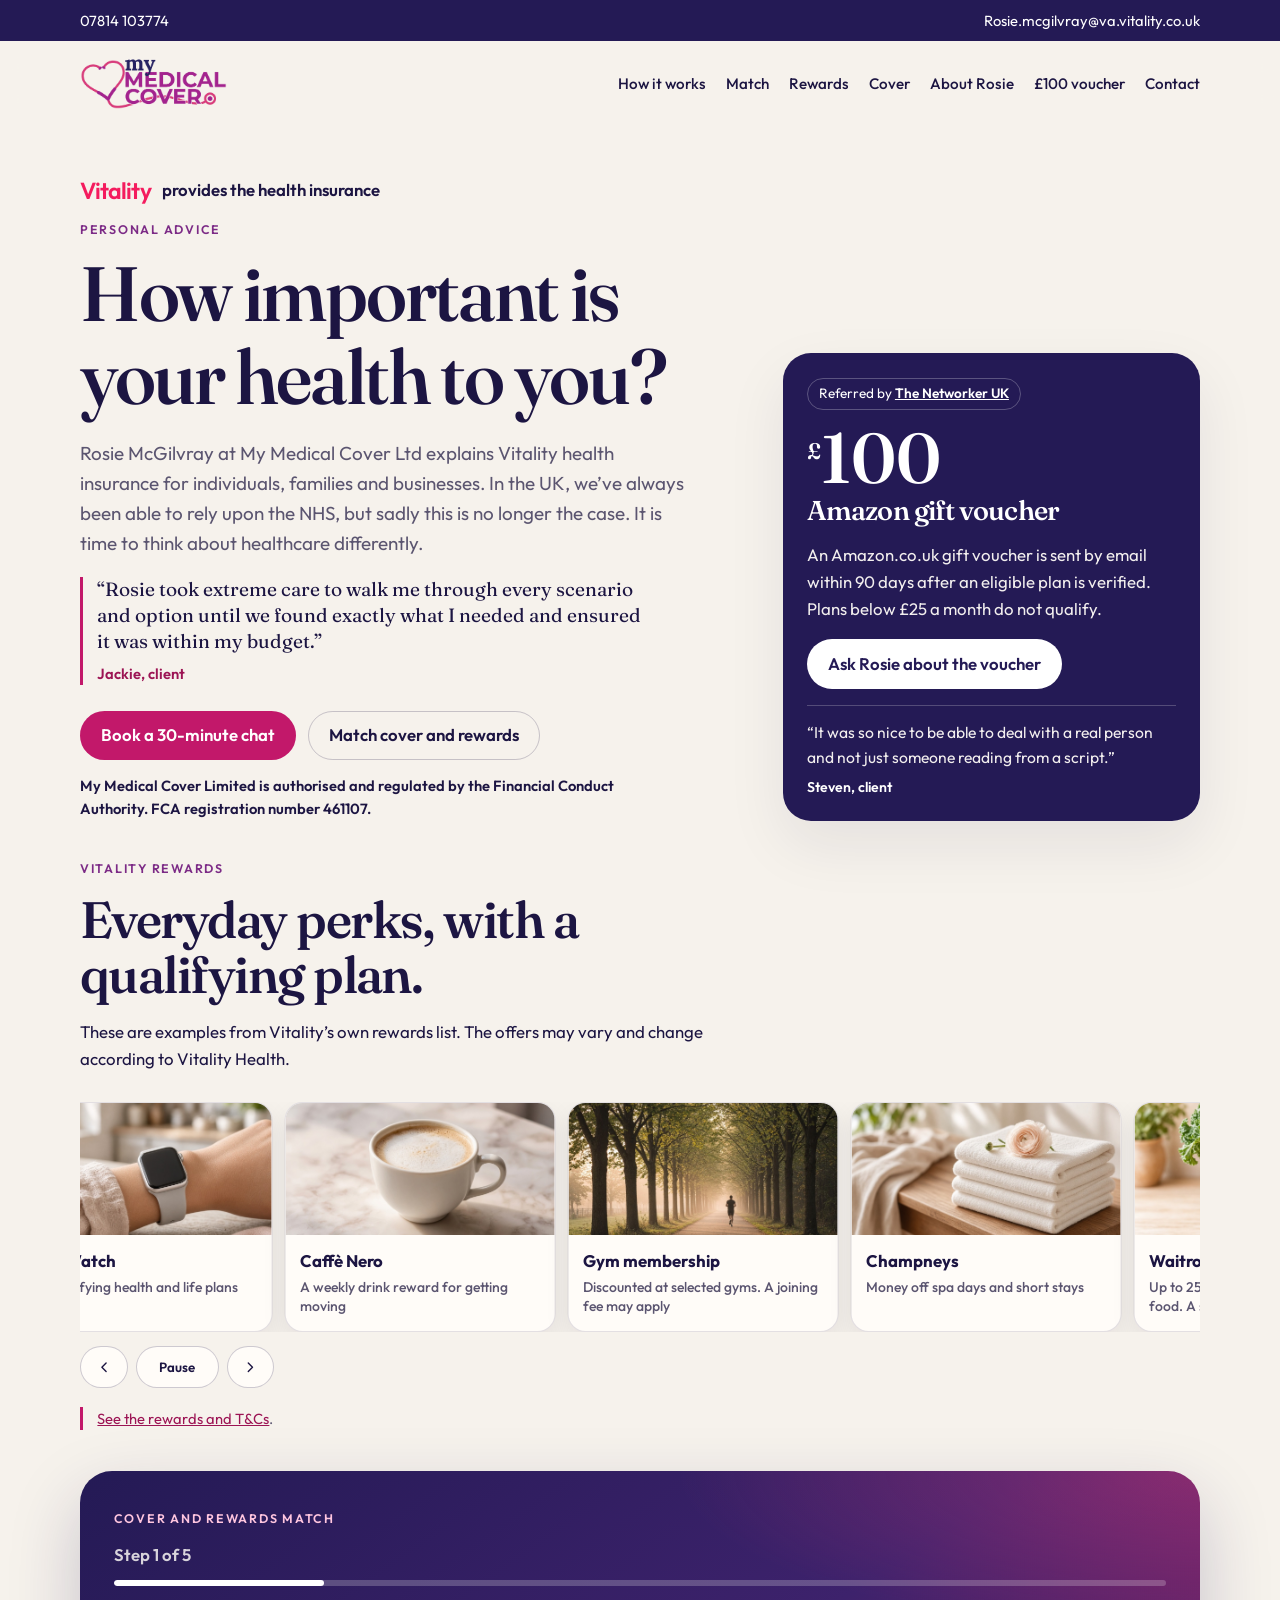
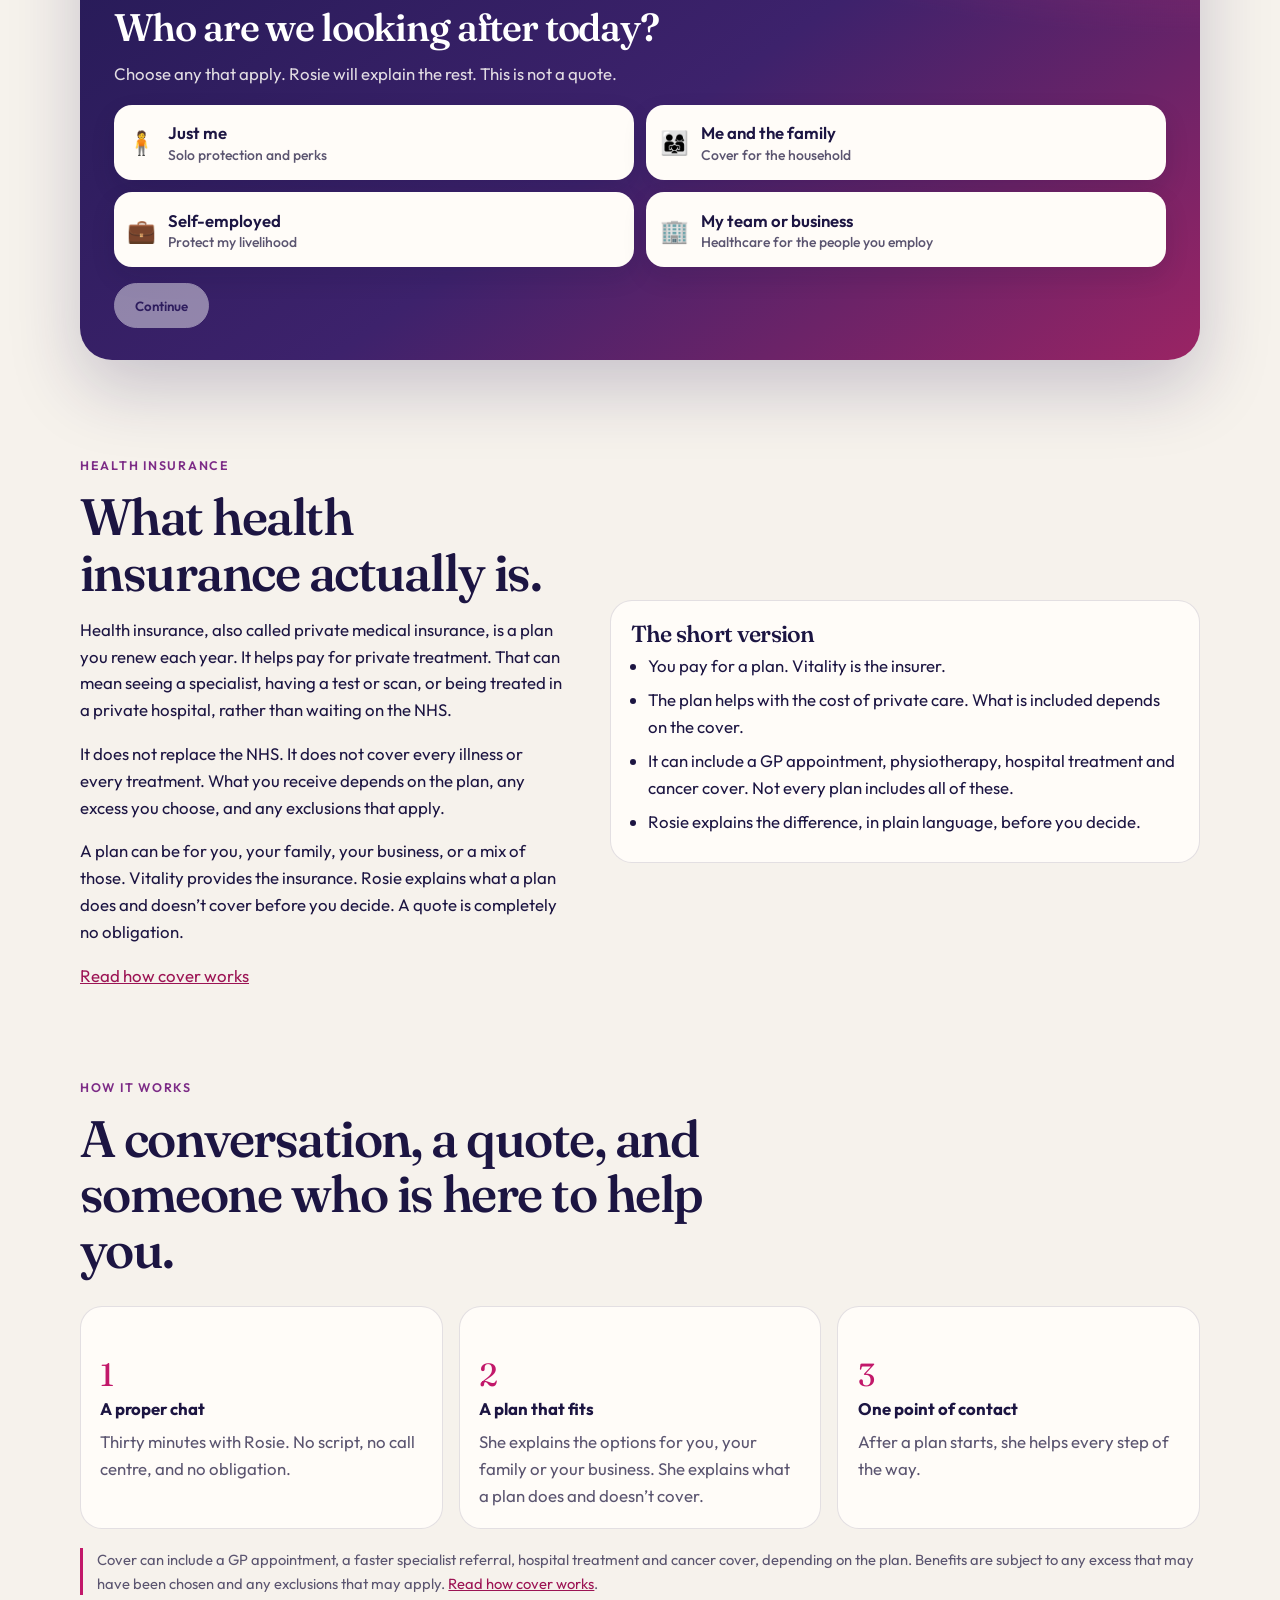
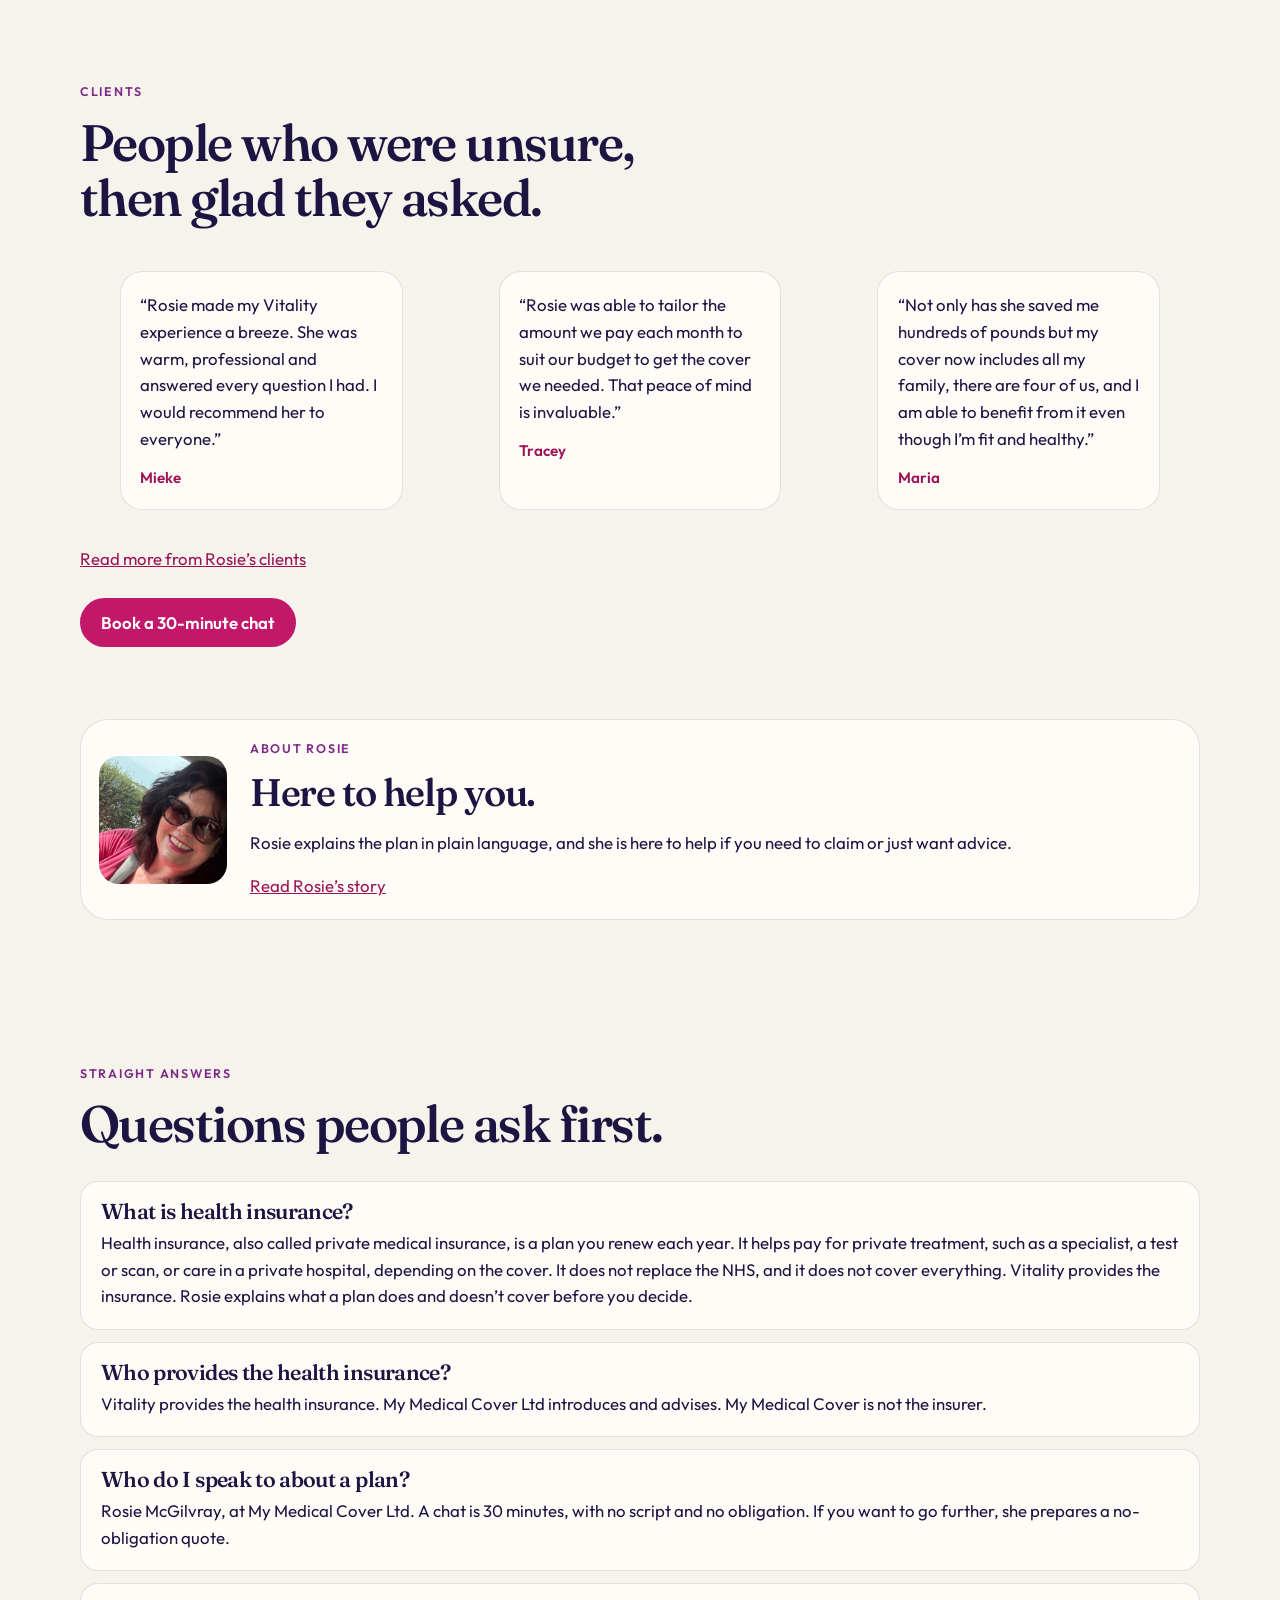
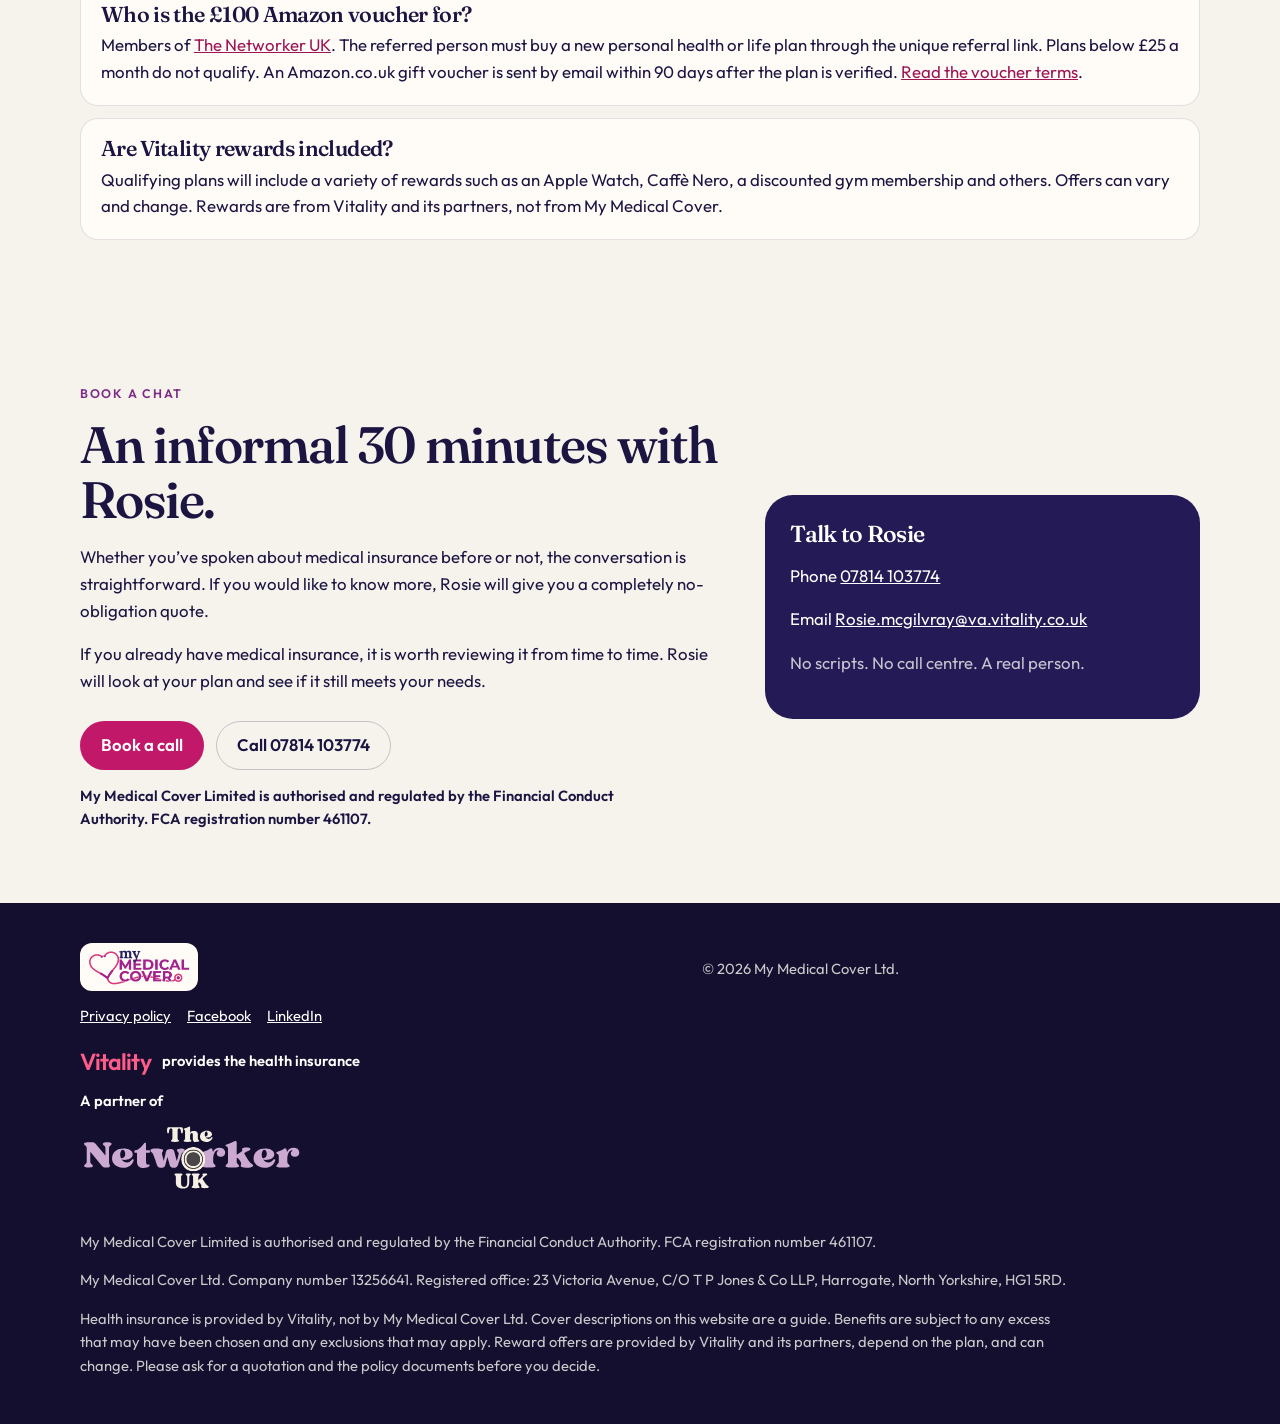
<file: index.html>
<!DOCTYPE html>
<html lang="en-GB">
<head>
  <meta charset="utf-8">
  <meta name="viewport" content="width=device-width, initial-scale=1">
  <title>Vitality health insurance in Harrogate | My Medical Cover</title>
  <meta name="description" content="Rosie McGilvray at My Medical Cover Ltd explains Vitality health insurance for individuals, families and businesses. Vitality provides the insurance.">
  <link rel="canonical" href="https://my-mc.co.uk/">
  <meta property="og:title" content="Vitality health insurance in Harrogate | My Medical Cover">
  <meta property="og:description" content="Rosie McGilvray at My Medical Cover Ltd explains Vitality health insurance for individuals, families and businesses. Vitality provides the insurance.">
  <meta property="og:type" content="website">
  <meta property="og:url" content="https://my-mc.co.uk/">
  <meta property="og:image" content="https://my-mc.co.uk/assets/logo.png">
  <meta property="og:locale" content="en_GB">
  <meta name="twitter:card" content="summary">
  <script type="application/ld+json">
  {
    "@context": "https://schema.org",
    "@graph": [
      {
        "@type": "ProfessionalService",
        "@id": "https://my-mc.co.uk/#business",
        "name": "My Medical Cover Ltd",
        "url": "https://my-mc.co.uk/",
        "description": "Rosie McGilvray explains Vitality health insurance for individuals, families and businesses. My Medical Cover advises. Vitality provides the insurance.",
        "email": "Rosie.mcgilvray@va.vitality.co.uk",
        "telephone": ["+447814103774"],
        "address": {
          "@type": "PostalAddress",
          "streetAddress": "23 Victoria Avenue, C/O T P Jones & Co LLP",
          "addressLocality": "Harrogate",
          "addressRegion": "North Yorkshire",
          "postalCode": "HG1 5RD",
          "addressCountry": "GB"
        },
        "areaServed": "GB",
        "founder": { "@type": "Person", "name": "Rosie McGilvray" },
        "sameAs": [
          "https://www.facebook.com/My-Medical-Cover-Ltd-100905602225410/",
          "https://www.linkedin.com/in/rosie-mcgilvray-77485217/"
        ]
      },
      {
        "@type": "FAQPage",
        "mainEntity": [
          {
            "@type": "Question",
            "name": "What is health insurance?",
            "acceptedAnswer": {
              "@type": "Answer",
              "text": "Health insurance, also called private medical insurance, is a plan you renew each year. It helps pay for private treatment, such as a specialist, a test or scan, or care in a private hospital, depending on the cover. It does not replace the NHS, and it does not cover everything. Vitality provides the insurance. Rosie explains what a plan does and doesn't cover before you decide."
            }
          },
          {
            "@type": "Question",
            "name": "Who provides the health insurance?",
            "acceptedAnswer": {
              "@type": "Answer",
              "text": "Vitality provides the health insurance. My Medical Cover Ltd introduces and advises. My Medical Cover is not the insurer."
            }
          },
          {
            "@type": "Question",
            "name": "Who do I speak to about a plan?",
            "acceptedAnswer": {
              "@type": "Answer",
              "text": "Rosie McGilvray, at My Medical Cover Ltd. A chat is 30 minutes, with no script and no obligation. If you want to go further, she prepares a no-obligation quote."
            }
          },
          {
            "@type": "Question",
            "name": "Who is the £100 Amazon voucher for?",
            "acceptedAnswer": {
              "@type": "Answer",
              "text": "Members of The Networker UK. The referred person must buy a new personal health or life plan through the unique referral link. Plans below £25 a month do not qualify. An Amazon.co.uk gift voucher is sent by email within 90 days after the plan is verified."
            }
          },
          {
            "@type": "Question",
            "name": "Are Vitality rewards included?",
            "acceptedAnswer": {
              "@type": "Answer",
              "text": "Qualifying plans will include a variety of rewards such as an Apple Watch, Caffè Nero, a discounted gym membership and others. Offers can vary and change. Rewards are from Vitality and its partners, not from My Medical Cover."
            }
          }
        ]
      }
    ]
  }
  </script>
  <link rel="icon" href="assets/logo.png">
  <link rel="preconnect" href="https://fonts.googleapis.com">
  <link rel="preconnect" href="https://fonts.gstatic.com" crossorigin>
  <link href="https://fonts.googleapis.com/css2?family=Fraunces:opsz,wght@9..144,500;9..144,620&family=Outfit:wght@300;400;500;600&display=swap" rel="stylesheet">
  <link rel="stylesheet" href="css/styles.css?v=24">
</head>
<body>
  <a class="skip" href="#main">Skip to content</a>
  <div class="topbar">
    <div class="topbar-inner">
      <span><a href="tel:07814103774">07814 103774</a></span>
      <a href="mailto:Rosie.mcgilvray@va.vitality.co.uk">Rosie.mcgilvray@va.vitality.co.uk</a>
    </div>
  </div>
  <header class="nav">
    <div class="nav-inner">
      <a class="logo" href="index.html" aria-label="My Medical Cover home"><img src="assets/logo.png" alt="My Medical Cover"></a>
      <button class="menu-btn" type="button" aria-expanded="false" aria-controls="nav-links">Menu</button>
      <ul class="nav-links" id="nav-links">
        <li><a href="#steps">How it works</a></li>
        <li><a href="#start">Match</a></li>
        <li><a href="rewards.html">Rewards</a></li>
        <li><a href="cover.html">Cover</a></li>
        <li><a href="about.html">About Rosie</a></li>
        <li><a href="refer.html">£100 voucher</a></li>
        <li><a href="#contact">Contact</a></li>
      </ul>
    </div>
  </header>

  <main id="main">
    <section class="hero">
      <div class="wrap hero-grid">
        <div>
          <p class="partner"><span class="vitality-mark">Vitality</span><span>provides the health insurance</span></p>
          <p class="kicker">Personal advice</p>
          <h1>How important is your health to you?</h1>
          <p class="lede">Rosie McGilvray at My Medical Cover Ltd explains Vitality health insurance for individuals, families and businesses. In the UK, we’ve always been able to rely upon the NHS, but sadly this is no longer the case. It is time to think about healthcare differently.</p>
          <blockquote class="pull-quote">
            <p>“Rosie took extreme care to walk me through every scenario and option until we found exactly what I needed and ensured it was within my budget.”</p>
            <footer>Jackie, client</footer>
          </blockquote>
          <div class="hero-actions">
            <a class="btn btn-primary" href="https://outlook.office365.com/owa/calendar/DiscussionwithRosie@VitalityCloud.onmicrosoft.com/bookings/">Book a 30-minute chat</a>
            <a class="btn btn-ghost" href="#start">Match cover and rewards</a>
          </div>
          <p class="fca-note">My Medical Cover Limited is authorised and regulated by the Financial Conduct Authority. FCA registration number 461107.</p>
        </div>
        <aside class="voucher-card" aria-label="Referral voucher">
          <span class="referrer">Referred by <a href="https://www.thenetworkeruk.com" target="_blank" rel="noopener noreferrer">The Networker UK<span class="visually-hidden"> (opens in a new tab)</span></a></span>
          <p class="amount"><span>£</span>100</p>
          <h2 style="font-size:1.7rem;color:white;margin-top:0.4rem">Amazon gift voucher</h2>
          <p>An Amazon.co.uk gift voucher is sent by email within 90 days after an eligible plan is verified. Plans below £25 a month do not qualify.</p>
          <a class="btn btn-light" href="refer.html">Ask Rosie about the voucher</a>
          <blockquote class="voucher-quote">
            <p>“It was so nice to be able to deal with a real person and not just someone reading from a script.”</p>
            <footer>Steven, client</footer>
          </blockquote>
        </aside>
      </div>
    </section>

    <section class="perk-band" id="rewards">
      <div class="wrap">
        <div class="section-head">
          <p class="kicker">Vitality rewards</p>
          <h2>Everyday perks, with a qualifying plan.</h2>
          <p>These are examples from Vitality’s own rewards list. The offers may vary and change according to Vitality Health.</p>
        </div>
        <div class="perk-carousel" data-perk-carousel role="region" aria-roledescription="carousel" aria-label="Vitality rewards">
          <div class="perk-viewport">
            <div class="perk-track">
              <a class="perk" href="rewards.html">
                <img src="assets/rewards/watch.jpg" alt="A wrist wearing a smartwatch" width="1200" height="900">
                <span><strong>Apple Watch</strong><small>With qualifying health and life plans</small></span>
              </a>
              <a class="perk" href="rewards.html">
                <img src="assets/rewards/coffee.jpg" alt="A cup of coffee on a marble table" width="1200" height="900">
                <span><strong>Caffè Nero</strong><small>A weekly drink reward for getting moving</small></span>
              </a>
              <a class="perk" href="rewards.html">
                <img src="assets/rewards/run.jpg" alt="A runner on a tree-lined park path" width="1200" height="900">
                <span><strong>Gym membership</strong><small>Discounted at selected gyms. A joining fee may apply</small></span>
              </a>
              <a class="perk" href="rewards.html">
                <img src="assets/rewards/spa.jpg" alt="Folded white towels with a pale flower" width="1200" height="900">
                <span><strong>Champneys</strong><small>Money off spa days and short stays</small></span>
              </a>
              <a class="perk" href="rewards.html">
                <img src="assets/rewards/groceries.jpg" alt="A paper bag of fresh fruit and vegetables" width="1200" height="900">
                <span><strong>Waitrose &amp; Partners</strong><small>Up to 25% cashback on Good Health food. A spend cap applies</small></span>
              </a>
              <a class="perk" href="rewards.html">
                <img src="assets/rewards/calm.jpg" alt="Someone sitting quietly by a bright window" width="1200" height="900">
                <span><strong>Headspace</strong><small>Guided meditation and more</small></span>
              </a>
              <a class="perk" href="rewards.html">
                <img src="assets/rewards/folding-bike.jpg" alt="A compact folding bicycle against a pale wall" width="1200" height="900">
                <span><strong>Brompton</strong><small>Save £250 on a Brompton bike</small></span>
              </a>
              <a class="perk" href="rewards.html">
                <img src="assets/rewards/bike.jpg" alt="A road bicycle on a quiet country lane" width="1200" height="900">
                <span><strong>Trek</strong><small>Save up to 20% on a bike and accessories</small></span>
              </a>
              <a class="perk" href="rewards.html">
                <img src="assets/rewards/tracker.jpg" alt="A fitness wristband beside a pair of running shoes" width="1200" height="900">
                <span><strong>Fitbit and Garmin</strong><small>Money off selected devices. Postage applies</small></span>
              </a>
            </div>
          </div>
          <div class="perk-controls">
            <button class="perk-btn" type="button" data-perk-prev aria-label="Previous perks">
              <svg viewBox="0 0 24 24" aria-hidden="true"><path d="M14.5 6.5 9 12l5.5 5.5"/></svg>
            </button>
            <button class="perk-btn perk-pause" type="button" data-perk-pause aria-pressed="false">Pause</button>
            <button class="perk-btn" type="button" data-perk-next aria-label="Next perks">
              <svg viewBox="0 0 24 24" aria-hidden="true"><path d="M9.5 6.5 15 12l-5.5 5.5"/></svg>
            </button>
          </div>
        </div>
        <p class="note"><a href="rewards.html">See the rewards and T&amp;Cs</a>.</p>
      </div>
    </section>

    <section class="section start" id="start">
      <div class="wrap">
        <div class="start-stage" id="quiz">
          <p class="kicker">Cover and rewards match</p>
          <p class="quiz-count" id="quiz-count">Step <span id="quiz-step-num">1</span> of 5</p>
          <div class="quiz-progress" aria-hidden="true"><span id="quiz-bar"></span></div>

          <div class="quiz-step" data-step="1">
            <h2>Who are we looking after today?</h2>
            <p>Choose any that apply. Rosie will explain the rest. This is not a quote.</p>
            <div class="quiz-options" role="group" aria-label="Who the cover is for">
              <button class="choice quiz-option" type="button" data-key="who" data-value="Just me"><span class="emoji" aria-hidden="true">🧍</span><span>Just me<small>Solo protection and perks</small></span></button>
              <button class="choice quiz-option" type="button" data-key="who" data-value="Me and my family"><span class="emoji" aria-hidden="true">👨‍👩‍👧</span><span>Me and the family<small>Cover for the household</small></span></button>
              <button class="choice quiz-option" type="button" data-key="who" data-value="Self-employed"><span class="emoji" aria-hidden="true">💼</span><span>Self-employed<small>Protect my livelihood</small></span></button>
              <button class="choice quiz-option" type="button" data-key="who" data-value="My business"><span class="emoji" aria-hidden="true">🏢</span><span>My team or business<small>Healthcare for the people you employ</small></span></button>
            </div>
            <div class="quiz-nav"><button class="btn quiz-next" type="button" data-for="who" data-next="2" disabled>Continue</button></div>
          </div>

          <div class="quiz-step" data-step="2" hidden>
            <h2>What matters most right now?</h2>
            <p>Choose any that apply. A plan can include more than one of these, and the detail depends on the level of cover.</p>
            <div class="quiz-options" role="group" aria-label="Top priority">
              <button class="choice quiz-option" type="button" data-key="priority" data-value="Faster specialist access"><span class="emoji" aria-hidden="true">🏎️</span><span>Skipping waiting lists<small>Faster access to a specialist</small></span></button>
              <button class="choice quiz-option" type="button" data-key="priority" data-value="Active rewards"><span class="emoji" aria-hidden="true">🏋️</span><span>Active rewards<small>Apple Watch, gym discounts, coffee and more</small></span></button>
              <button class="choice quiz-option" type="button" data-key="priority" data-value="Broad cover and cancer care"><span class="emoji" aria-hidden="true">🛡️</span><span>Peace of mind<small>Broader cover, including cancer care</small></span></button>
              <button class="choice quiz-option" type="button" data-key="priority" data-value="Mental health support"><span class="emoji" aria-hidden="true">🧠</span><span>Mental health support<small>Therapy, counselling and wellbeing tools</small></span></button>
            </div>
            <div class="quiz-nav"><button class="btn quiz-back" type="button" data-goto="1">Back</button><button class="btn quiz-next" type="button" data-for="priority" data-next="3" disabled>Continue</button></div>
          </div>

          <div class="quiz-step" data-step="3" hidden>
            <h2>Where are you starting from?</h2>
            <p>This helps Rosie know which conversation to have.</p>
            <div class="quiz-options" role="group" aria-label="Current situation">
              <button class="choice quiz-option" type="button" data-key="situation" data-value="New to private healthcare"><span class="emoji" aria-hidden="true">🆕</span><span>Brand new<small>I have not had private healthcare before</small></span></button>
              <button class="choice quiz-option" type="button" data-key="situation" data-value="Already covered"><span class="emoji" aria-hidden="true">🔄</span><span>Already covered<small>I want to see if something fits better</small></span></button>
              <button class="choice quiz-option" type="button" data-key="situation" data-value="Had cover before"><span class="emoji" aria-hidden="true">⏪</span><span>I had cover before<small>I would like to start again</small></span></button>
            </div>
            <div class="quiz-nav"><button class="btn quiz-back" type="button" data-goto="2">Back</button></div>
          </div>

          <div class="quiz-step" data-step="4" hidden>
            <h2>How active are you in a typical week?</h2>
            <p>Vitality rewards members for moving. Rosie can explain what that could mean on your plan. Offers can change, and this is not a promise of a saving.</p>
            <div class="quiz-options" role="group" aria-label="Activity level">
              <button class="choice quiz-option" type="button" data-key="activity" data-value="Just starting out"><span class="emoji" aria-hidden="true">🛋️</span><span>Just starting out<small>I want a reason to get moving</small></span></button>
              <button class="choice quiz-option" type="button" data-key="activity" data-value="Lightly active"><span class="emoji" aria-hidden="true">🚶</span><span>Lightly active<small>Daily walks and light movement</small></span></button>
              <button class="choice quiz-option" type="button" data-key="activity" data-value="Regularly active"><span class="emoji" aria-hidden="true">🏃</span><span>Regularly active<small>Two or three workouts a week</small></span></button>
              <button class="choice quiz-option" type="button" data-key="activity" data-value="Training most days"><span class="emoji" aria-hidden="true">🚴</span><span>Fitness fanatic<small>Daily training, runs or sport</small></span></button>
            </div>
            <div class="quiz-nav"><button class="btn quiz-back" type="button" data-goto="3">Back</button></div>
          </div>

          <div class="quiz-step" data-step="5" hidden>
            <h2>Where should Rosie send your match?</h2>
            <p>Rosie will talk this through herself. There is no call centre. A short call is enough to start, and this is not a quote.</p>
            <form id="quiz-form" class="quiz-form" novalidate>
              <input type="hidden" name="who" id="quiz-who">
              <input type="hidden" name="priority" id="quiz-priority">
              <input type="hidden" name="situation" id="quiz-situation">
              <input type="hidden" name="activity" id="quiz-activity">
              <input type="hidden" name="_subject" value="Cover and rewards match">
              <input type="hidden" name="_template" value="table">
              <input type="hidden" name="_captcha" value="false">
              <div class="fields">
                <div class="field">
                  <label for="quiz-name">First name</label>
                  <input id="quiz-name" name="first_name" autocomplete="given-name" required>
                </div>
                <div class="field">
                  <label for="quiz-lastname">Last name</label>
                  <input id="quiz-lastname" name="last_name" autocomplete="family-name" required>
                </div>
                <div class="field">
                  <label for="quiz-phone">Phone number</label>
                  <input id="quiz-phone" name="phone" type="tel" autocomplete="tel" required>
                </div>
                <div class="field">
                  <label for="quiz-email">Email address</label>
                  <input id="quiz-email" name="email" type="email" autocomplete="email" required>
                </div>
                <div class="field full">
                  <span id="quiz-time-label">Best times for a brief chat. Choose any that suit.</span>
                  <div class="quiz-options" role="group" aria-labelledby="quiz-time-label" style="margin-top:0.4rem">
                    <label class="choice quiz-option"><input type="checkbox" name="time" value="Morning, 9am to 12pm"> <span><span class="emoji" aria-hidden="true">🌅</span> Morning<small>9am to 12pm</small></span></label>
                    <label class="choice quiz-option"><input type="checkbox" name="time" value="Lunch, 12pm to 2pm"> <span><span class="emoji" aria-hidden="true">☀️</span> Lunch break<small>12pm to 2pm</small></span></label>
                    <label class="choice quiz-option"><input type="checkbox" name="time" value="Late afternoon, 2pm to 5pm"> <span><span class="emoji" aria-hidden="true">🌆</span> Late afternoon<small>2pm to 5pm</small></span></label>
                  </div>
                </div>
                <div class="field full">
                  <label class="check" for="quiz-consent">
                    <input id="quiz-consent" name="consent" type="checkbox" value="Agreed to be contacted">
                    <span>I agree to My Medical Cover contacting me about this match. I have read the <a href="privacy.html">privacy policy</a>.</span>
                  </label>
                </div>
              </div>
              <div class="hp" aria-hidden="true">
                <label for="quiz-website">Website</label>
                <input id="quiz-website" name="website" tabindex="-1" autocomplete="off">
              </div>
              <p class="error" role="alert"></p>
              <div class="quiz-nav">
                <button class="btn quiz-back" type="button" data-goto="4">Back</button>
                <button class="btn btn-primary" type="submit">See my match</button>
              </div>
              <a class="fallback" hidden href="mailto:Rosie.mcgilvray@va.vitality.co.uk">Email Rosie instead</a>
            </form>
          </div>

          <div id="quiz-success" class="panel" hidden tabindex="-1">
            <h3>Rosie has your match.</h3>
            <p>She will talk this through with you, including what a plan does and doesn’t cover. This is not a quote.</p>
            <dl class="match-list" id="quiz-match"></dl>
            <div class="hero-actions">
              <a class="btn btn-primary" href="https://outlook.office365.com/owa/calendar/DiscussionwithRosie@VitalityCloud.onmicrosoft.com/bookings/">Book a 30-minute chat</a>
            </div>
            <p class="fca-note">My Medical Cover Limited is authorised and regulated by the Financial Conduct Authority. FCA registration number 461107.</p>
          </div>
        </div>
      </div>
    </section>

    <section class="section" id="insurance">
      <div class="wrap split">
        <div>
          <p class="kicker">Health insurance</p>
          <h2>What health insurance actually is.</h2>
          <p>Health insurance, also called private medical insurance, is a plan you renew each year. It helps pay for private treatment. That can mean seeing a specialist, having a test or scan, or being treated in a private hospital, rather than waiting on the NHS.</p>
          <p>It does not replace the NHS. It does not cover every illness or every treatment. What you receive depends on the plan, any excess you choose, and any exclusions that apply.</p>
          <p>A plan can be for you, your family, your business, or a mix of those. Vitality provides the insurance. Rosie explains what a plan does and doesn’t cover before you decide. A quote is completely no obligation.</p>
          <p><a href="cover.html">Read how cover works</a></p>
        </div>
        <article class="panel">
          <h3>The short version</h3>
          <ul class="list">
            <li>You pay for a plan. Vitality is the insurer.</li>
            <li>The plan helps with the cost of private care. What is included depends on the cover.</li>
            <li>It can include a GP appointment, physiotherapy, hospital treatment and cancer cover. Not every plan includes all of these.</li>
            <li>Rosie explains the difference, in plain language, before you decide.</li>
          </ul>
        </article>
      </div>
    </section>

    <section class="section" id="steps" style="padding-top:0">
      <div class="wrap">
        <div class="section-head">
          <p class="kicker">How it works</p>
          <h2>A conversation, a quote, and someone who is here to help you.</h2>
        </div>
        <div class="steps">
          <article class="panel"><p class="step-num">1</p><strong>A proper chat</strong><span class="muted">Thirty minutes with Rosie. No script, no call centre, and no obligation.</span></article>
          <article class="panel"><p class="step-num">2</p><strong>A plan that fits</strong><span class="muted">She explains the options for you, your family or your business. She explains what a plan does and doesn’t cover.</span></article>
          <article class="panel"><p class="step-num">3</p><strong>One point of contact</strong><span class="muted">After a plan starts, she helps every step of the way.</span></article>
        </div>
        <p class="note">Cover can include a GP appointment, a faster specialist referral, hospital treatment and cancer cover, depending on the plan. Benefits are subject to any excess that may have been chosen and any exclusions that may apply. <a href="cover.html">Read how cover works</a>.</p>
      </div>
    </section>

    <section class="section" id="clients" style="padding-top:0">
      <div class="wrap">
        <div class="section-head">
          <p class="kicker">Clients</p>
          <h2>People who were unsure, then glad they asked.</h2>
        </div>
        <div class="quotes three">
          <blockquote class="quote">
            <p>“Rosie made my Vitality experience a breeze. She was warm, professional and answered every question I had. I would recommend her to everyone.”</p>
            <footer>Mieke</footer>
          </blockquote>
          <blockquote class="quote">
            <p>“Rosie was able to tailor the amount we pay each month to suit our budget to get the cover we needed. That peace of mind is invaluable.”</p>
            <footer>Tracey</footer>
          </blockquote>
          <blockquote class="quote">
            <p>“Not only has she saved me hundreds of pounds but my cover now includes all my family, there are four of us, and I am able to benefit from it even though I’m fit and healthy.”</p>
            <footer>Maria</footer>
          </blockquote>
        </div>
        <p style="margin-top:1.2rem"><a href="cover.html#clients">Read more from Rosie’s clients</a></p>
        <div class="hero-actions">
          <a class="btn btn-primary" href="https://outlook.office365.com/owa/calendar/DiscussionwithRosie@VitalityCloud.onmicrosoft.com/bookings/">Book a 30-minute chat</a>
        </div>
      </div>
    </section>

    <section class="section" id="about" style="padding-top:0">
      <div class="wrap">
        <div class="about-tease">
          <img src="assets/rosie.jpg?v=2" width="700" height="820" alt="Rosie McGilvray">
          <div>
            <p class="kicker">About Rosie</p>
            <h2>Here to help you.</h2>
            <p>Rosie explains the plan in plain language, and she is here to help if you need to claim or just want advice.</p>
            <a href="about.html">Read Rosie’s story</a>
          </div>
        </div>
      </div>
    </section>

    <section class="section" id="answers">
      <div class="wrap">
        <div class="section-head">
          <p class="kicker">Straight answers</p>
          <h2>Questions people ask first.</h2>
        </div>
        <div class="faq">
          <article>
            <h3>What is health insurance?</h3>
            <p>Health insurance, also called private medical insurance, is a plan you renew each year. It helps pay for private treatment, such as a specialist, a test or scan, or care in a private hospital, depending on the cover. It does not replace the NHS, and it does not cover everything. Vitality provides the insurance. Rosie explains what a plan does and doesn’t cover before you decide.</p>
          </article>
          <article>
            <h3>Who provides the health insurance?</h3>
            <p>Vitality provides the health insurance. My Medical Cover Ltd introduces and advises. My Medical Cover is not the insurer.</p>
          </article>
          <article>
            <h3>Who do I speak to about a plan?</h3>
            <p>Rosie McGilvray, at My Medical Cover Ltd. A chat is 30 minutes, with no script and no obligation. If you want to go further, she prepares a no-obligation quote.</p>
          </article>
          <article>
            <h3>Who is the £100 Amazon voucher for?</h3>
            <p>Members of <a href="https://www.thenetworkeruk.com" target="_blank" rel="noopener noreferrer">The Networker UK<span class="visually-hidden"> (opens in a new tab)</span></a>. The referred person must buy a new personal health or life plan through the unique referral link. Plans below £25 a month do not qualify. An Amazon.co.uk gift voucher is sent by email within 90 days after the plan is verified. <a href="refer.html">Read the voucher terms</a>.</p>
          </article>
          <article>
            <h3>Are Vitality rewards included?</h3>
            <p>Qualifying plans will include a variety of rewards such as an Apple Watch, Caffè Nero, a discounted gym membership and others. Offers can vary and change. Rewards are from Vitality and its partners, not from My Medical Cover.</p>
          </article>
        </div>
      </div>
    </section>

    <section class="section" id="contact">
      <div class="wrap contact-row">
        <div>
          <p class="kicker">Book a chat</p>
          <h2>An informal 30 minutes with Rosie.</h2>
          <p>Whether you’ve spoken about medical insurance before or not, the conversation is straightforward. If you would like to know more, Rosie will give you a completely no-obligation quote.</p>
          <p>If you already have medical insurance, it is worth reviewing it from time to time. Rosie will look at your plan and see if it still meets your needs.</p>
          <div class="hero-actions">
            <a class="btn btn-primary" href="https://outlook.office365.com/owa/calendar/DiscussionwithRosie@VitalityCloud.onmicrosoft.com/bookings/">Book a call</a>
            <a class="btn btn-ghost" href="tel:07814103774">Call 07814 103774</a>
          </div>
          <p class="fca-note">My Medical Cover Limited is authorised and regulated by the Financial Conduct Authority. FCA registration number 461107.</p>
        </div>
        <aside class="contact-card">
          <h3 style="color:white">Talk to Rosie</h3>
          <p>Phone <a href="tel:07814103774">07814 103774</a></p>
          <p>Email <a href="mailto:Rosie.mcgilvray@va.vitality.co.uk">Rosie.mcgilvray@va.vitality.co.uk</a></p>
          <p class="muted" style="color:rgba(255,252,248,0.75)">No scripts. No call centre. A real person.</p>
        </aside>
      </div>
    </section>
  </main>

  <footer>
    <div class="wrap">
      <div class="footer-grid">
        <div>
          <img src="assets/logo.png" alt="" height="48" style="height:48px;width:auto;background:#fffcf8;border-radius:12px;padding:6px 8px">
          <ul class="footer-links">
            <li><a href="privacy.html">Privacy policy</a></li>
            <li><a href="https://www.facebook.com/My-Medical-Cover-Ltd-100905602225410/">Facebook</a></li>
            <li><a href="https://www.linkedin.com/in/rosie-mcgilvray-77485217/">LinkedIn</a></li>
          </ul>
        </div>
        <p>© <span id="year">2026</span> My Medical Cover Ltd.</p>
      </div>
      <div class="legal">
        <p class="partner partner-on-dark"><span class="vitality-mark">Vitality</span><span>provides the health insurance</span></p>
        <a class="networker-partner" href="https://www.thenetworkeruk.com" target="_blank" rel="noopener noreferrer">
          <span>A partner of</span>
          <img src="assets/networker.svg?v=2" alt="The Networker UK" width="148" height="68">
          <span class="visually-hidden">(opens in a new tab)</span>
        </a>
        <p>My Medical Cover Limited is authorised and regulated by the Financial Conduct Authority. FCA registration number 461107.</p>
        <p>My Medical Cover Ltd. Company number 13256641. Registered office: 23 Victoria Avenue, C/O T P Jones &amp; Co LLP, Harrogate, North Yorkshire, HG1 5RD.</p>
        <p>Health insurance is provided by Vitality, not by My Medical Cover Ltd. Cover descriptions on this website are a guide. Benefits are subject to any excess that may have been chosen and any exclusions that may apply. Reward offers are provided by Vitality and its partners, depend on the plan, and can change. Please ask for a quotation and the policy documents before you decide.</p>
      </div>
    </div>
  </footer>
  <script src="js/main.js?v=9"></script>
  <script>document.getElementById("year").textContent = new Date().getFullYear();</script>
</body>
</html>
</file>
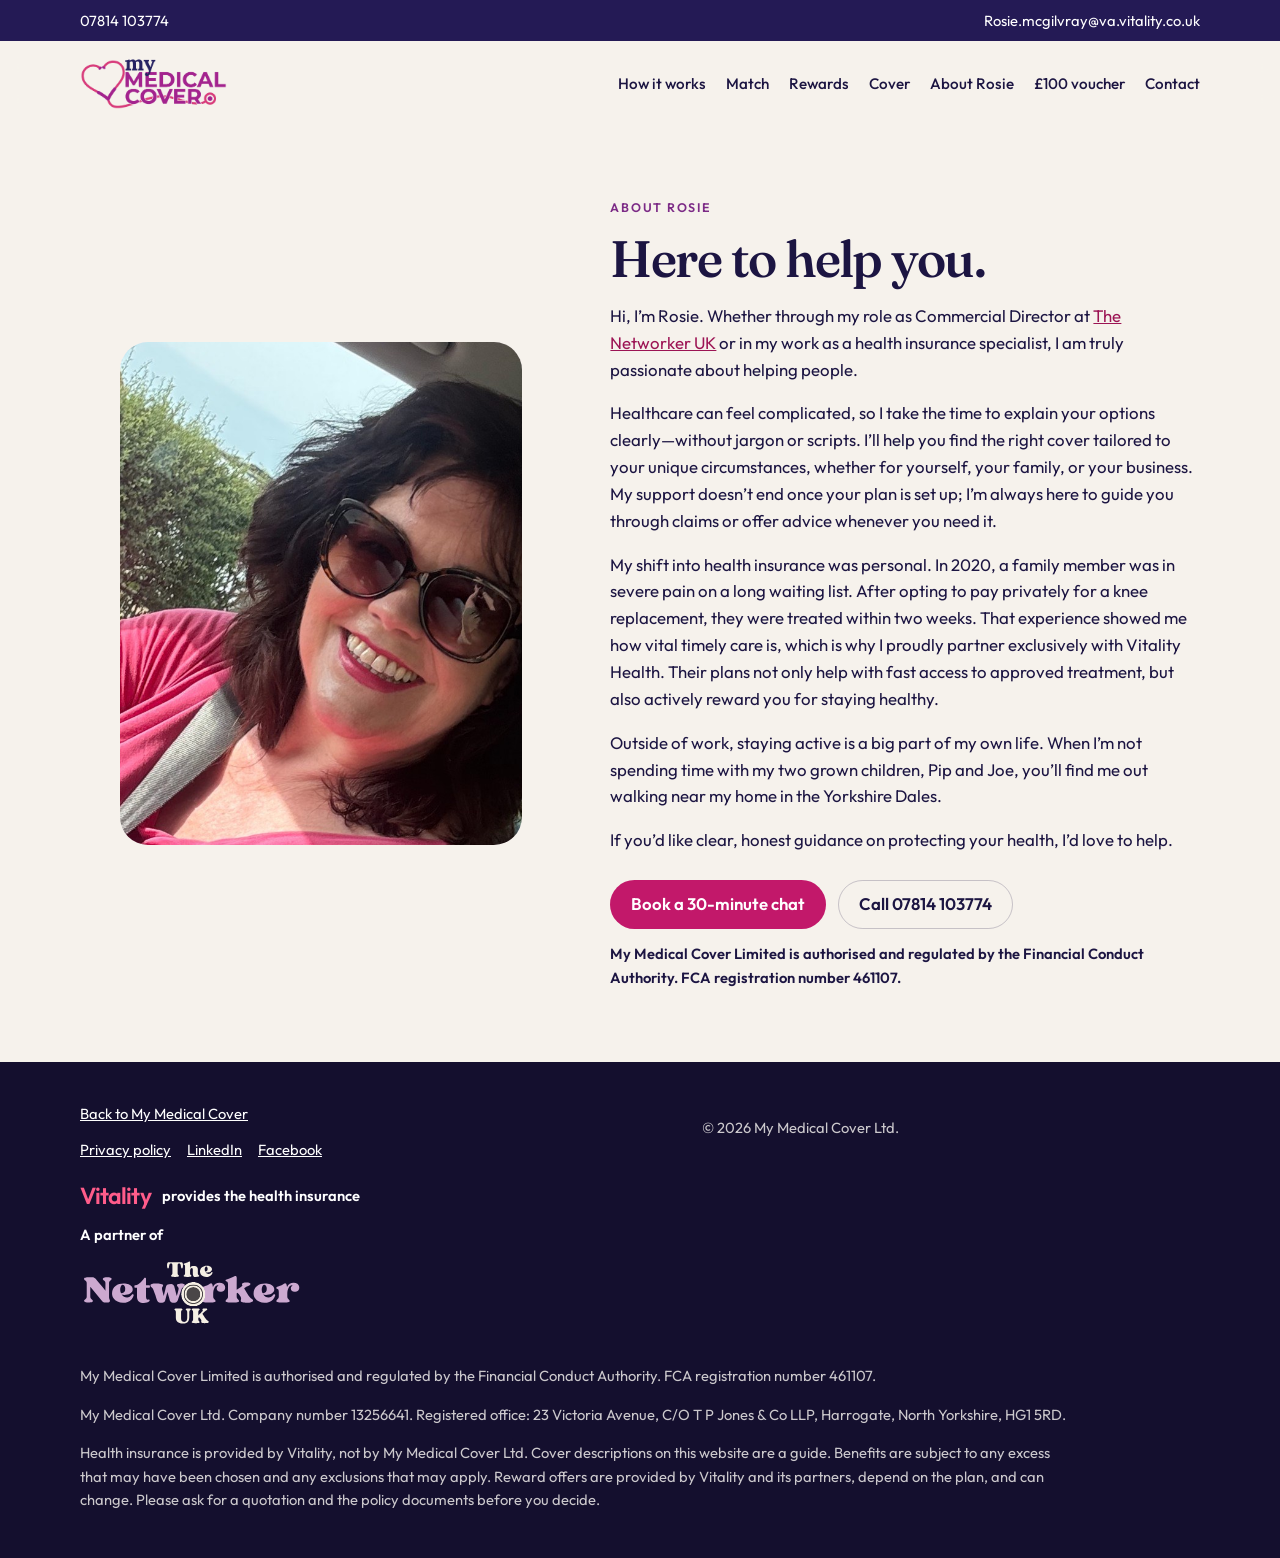
<file: about.html>
<!DOCTYPE html>
<html lang="en-GB">
<head>
  <meta charset="utf-8">
  <meta name="viewport" content="width=device-width, initial-scale=1">
  <title>About Rosie McGilvray | My Medical Cover, Harrogate</title>
  <meta name="description" content="Rosie McGilvray at My Medical Cover Ltd explains Vitality health insurance in plain language, and is here to help you after a plan starts.">
  <link rel="canonical" href="https://my-mc.co.uk/about.html">
  <meta property="og:title" content="About Rosie McGilvray | My Medical Cover, Harrogate">
  <meta property="og:description" content="Rosie McGilvray at My Medical Cover Ltd explains Vitality health insurance in plain language, and is here to help you after a plan starts.">
  <meta property="og:type" content="website">
  <meta property="og:url" content="https://my-mc.co.uk/about.html">
  <meta property="og:image" content="https://my-mc.co.uk/assets/rosie.jpg">
  <meta property="og:locale" content="en_GB">
  <meta name="twitter:card" content="summary">
  <script type="application/ld+json">
  {"@context":"https://schema.org","@type":"ProfessionalService","@id":"https://my-mc.co.uk/#business","name":"My Medical Cover Ltd","url":"https://my-mc.co.uk/","email":"Rosie.mcgilvray@va.vitality.co.uk","telephone":["+447814103774"],"address":{"@type":"PostalAddress","streetAddress":"23 Victoria Avenue, C/O T P Jones & Co LLP","addressLocality":"Harrogate","addressRegion":"North Yorkshire","postalCode":"HG1 5RD","addressCountry":"GB"},"founder":{"@type":"Person","name":"Rosie McGilvray"},"sameAs":["https://www.facebook.com/My-Medical-Cover-Ltd-100905602225410/","https://www.linkedin.com/in/rosie-mcgilvray-77485217/"]}
  </script>
  <link rel="icon" href="assets/logo.png">
  <link rel="preconnect" href="https://fonts.googleapis.com">
  <link rel="preconnect" href="https://fonts.gstatic.com" crossorigin>
  <link href="https://fonts.googleapis.com/css2?family=Fraunces:opsz,wght@9..144,500;9..144,620&family=Outfit:wght@300;400;500;600&display=swap" rel="stylesheet">
  <link rel="stylesheet" href="css/styles.css?v=21">
</head>
<body>
  <a class="skip" href="#main">Skip to content</a>
  <div class="topbar">
    <div class="topbar-inner">
      <span><a href="tel:07814103774">07814 103774</a></span>
      <a href="mailto:Rosie.mcgilvray@va.vitality.co.uk">Rosie.mcgilvray@va.vitality.co.uk</a>
    </div>
  </div>
  <header class="nav">
    <div class="nav-inner">
      <a class="logo" href="index.html" aria-label="My Medical Cover home"><img src="assets/logo.png" alt="My Medical Cover"></a>
      <button class="menu-btn" type="button" aria-expanded="false" aria-controls="nav-links">Menu</button>
      <ul class="nav-links" id="nav-links">
        <li><a href="index.html#steps">How it works</a></li>
        <li><a href="quiz.html">Match</a></li>
        <li><a href="rewards.html">Rewards</a></li>
        <li><a href="cover.html">Cover</a></li>
        <li><a href="about.html">About Rosie</a></li>
        <li><a href="refer.html">£100 voucher</a></li>
        <li><a href="index.html#contact">Contact</a></li>
      </ul>
    </div>
  </header>

  <main id="main">
    <section class="section">
      <div class="wrap split">
        <figure class="portrait">
          <img src="assets/rosie.jpg?v=2" width="700" height="820" alt="Rosie McGilvray, who advises on Vitality health insurance through My Medical Cover">
        </figure>
        <div>
          <p class="kicker">About Rosie</p>
          <h1>Here to help you.</h1>
          <p>Hi, I’m Rosie. Whether through my role as Commercial Director at <a href="https://www.thenetworkeruk.com" target="_blank" rel="noopener noreferrer">The Networker UK<span class="visually-hidden"> (opens in a new tab)</span></a> or in my work as a health insurance specialist, I am truly passionate about helping people.</p>
          <p>Healthcare can feel complicated, so I take the time to explain your options clearly—without jargon or scripts. I’ll help you find the right cover tailored to your unique circumstances, whether for yourself, your family, or your business. My support doesn’t end once your plan is set up; I’m always here to guide you through claims or offer advice whenever you need it.</p>
          <p>My shift into health insurance was personal. In 2020, a family member was in severe pain on a long waiting list. After opting to pay privately for a knee replacement, they were treated within two weeks. That experience showed me how vital timely care is, which is why I proudly partner exclusively with Vitality Health. Their plans not only help with fast access to approved treatment, but also actively reward you for staying healthy.</p>
          <p>Outside of work, staying active is a big part of my own life. When I’m not spending time with my two grown children, Pip and Joe, you’ll find me out walking near my home in the Yorkshire Dales.</p>
          <p>If you’d like clear, honest guidance on protecting your health, I’d love to help.</p>
          <div class="hero-actions">
            <a class="btn btn-primary" href="https://outlook.office365.com/owa/calendar/DiscussionwithRosie@VitalityCloud.onmicrosoft.com/bookings/">Book a 30-minute chat</a>
            <a class="btn btn-ghost" href="tel:07814103774">Call 07814 103774</a>
          </div>
          <p class="fca-note">My Medical Cover Limited is authorised and regulated by the Financial Conduct Authority. FCA registration number 461107.</p>
        </div>
      </div>
    </section>
  </main>

  <footer>
    <div class="wrap">
      <div class="footer-grid">
        <div>
          <a href="index.html">Back to My Medical Cover</a>
          <ul class="footer-links">
            <li><a href="privacy.html">Privacy policy</a></li>
            <li><a href="https://www.linkedin.com/in/rosie-mcgilvray-77485217/">LinkedIn</a></li>
            <li><a href="https://www.facebook.com/My-Medical-Cover-Ltd-100905602225410/">Facebook</a></li>
          </ul>
        </div>
        <p>© <span id="year">2026</span> My Medical Cover Ltd.</p>
      </div>
      <div class="legal">
        <p class="partner partner-on-dark"><span class="vitality-mark">Vitality</span><span>provides the health insurance</span></p>
        <a class="networker-partner" href="https://www.thenetworkeruk.com" target="_blank" rel="noopener noreferrer">
          <span>A partner of</span>
          <img src="assets/networker.svg?v=2" alt="The Networker UK" width="148" height="68">
          <span class="visually-hidden">(opens in a new tab)</span>
        </a>
        <p>My Medical Cover Limited is authorised and regulated by the Financial Conduct Authority. FCA registration number 461107.</p>
        <p>My Medical Cover Ltd. Company number 13256641. Registered office: 23 Victoria Avenue, C/O T P Jones &amp; Co LLP, Harrogate, North Yorkshire, HG1 5RD.</p>
        <p>Health insurance is provided by Vitality, not by My Medical Cover Ltd. Cover descriptions on this website are a guide. Benefits are subject to any excess that may have been chosen and any exclusions that may apply. Reward offers are provided by Vitality and its partners, depend on the plan, and can change. Please ask for a quotation and the policy documents before you decide.</p>
      </div>
    </div>
  </footer>
  <script src="js/main.js?v=3"></script>
  <script>document.getElementById("year").textContent = new Date().getFullYear();</script>
</body>
</html>
</file>
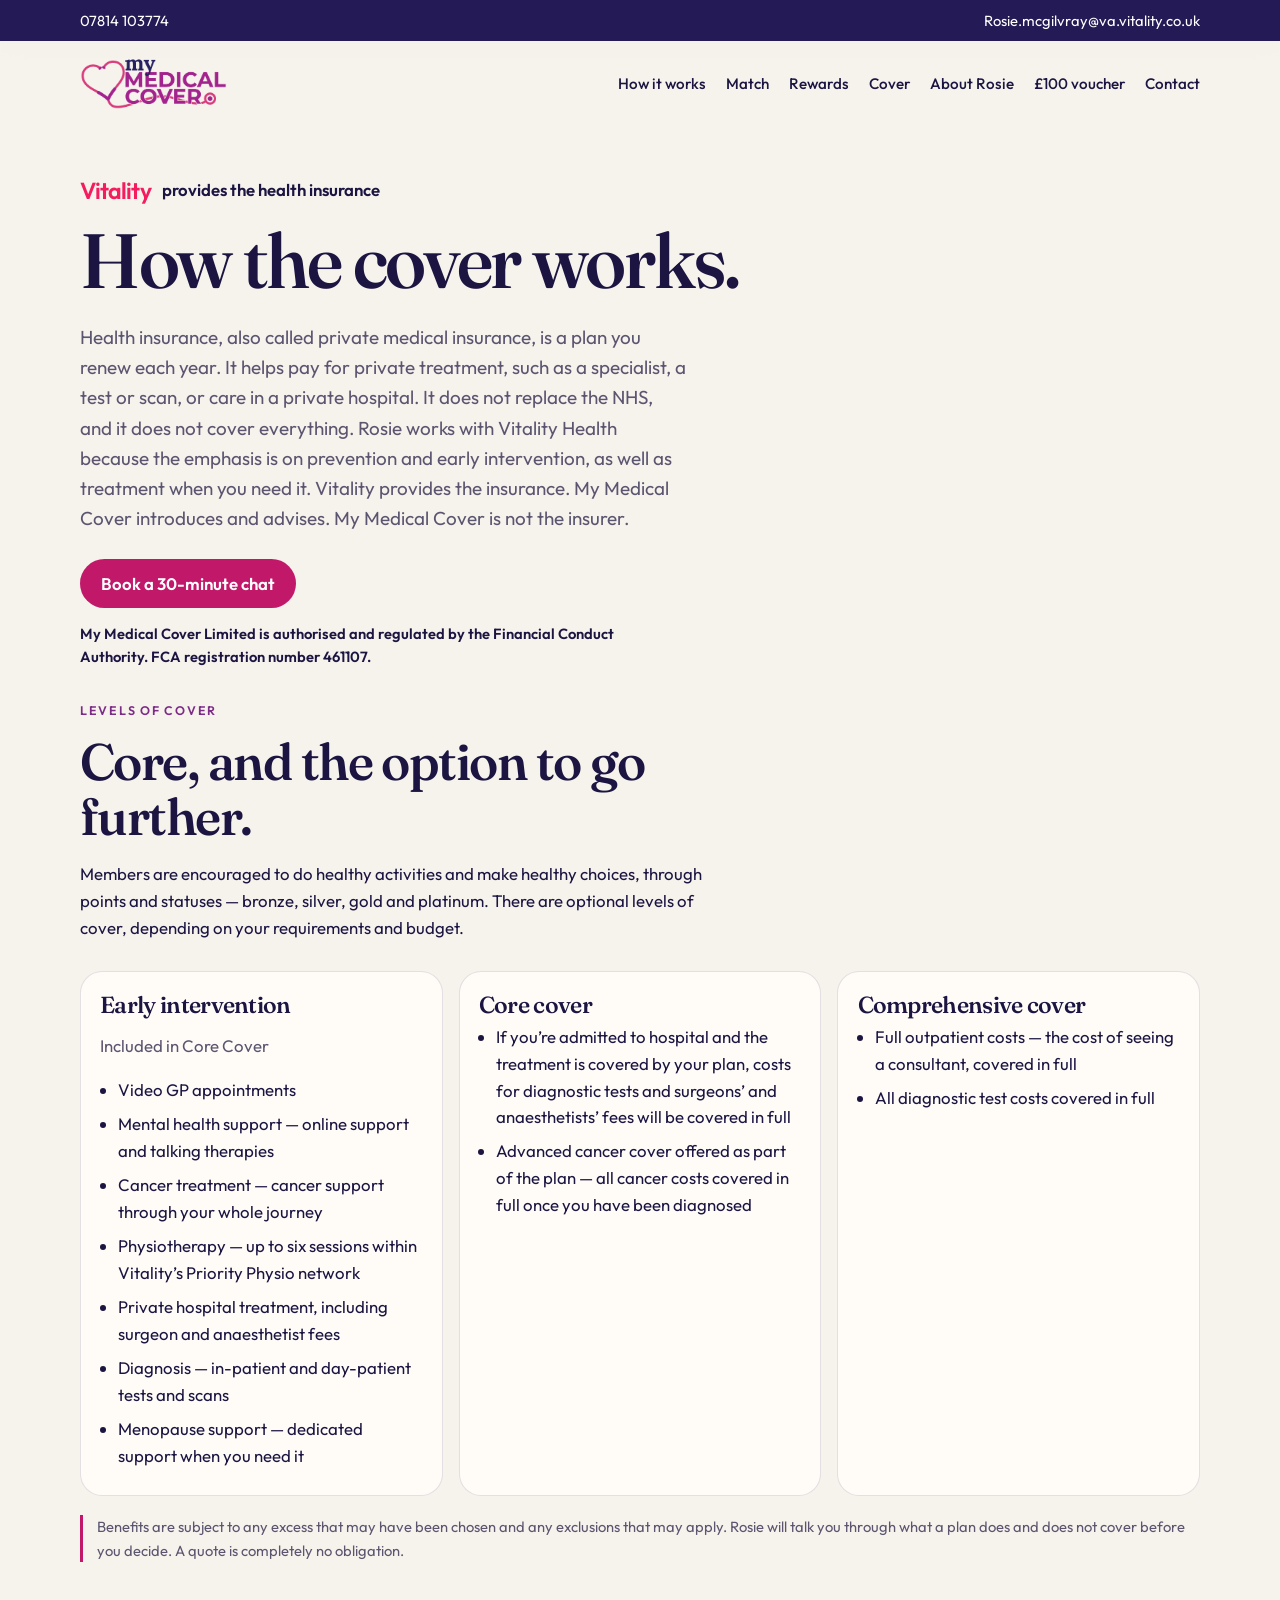
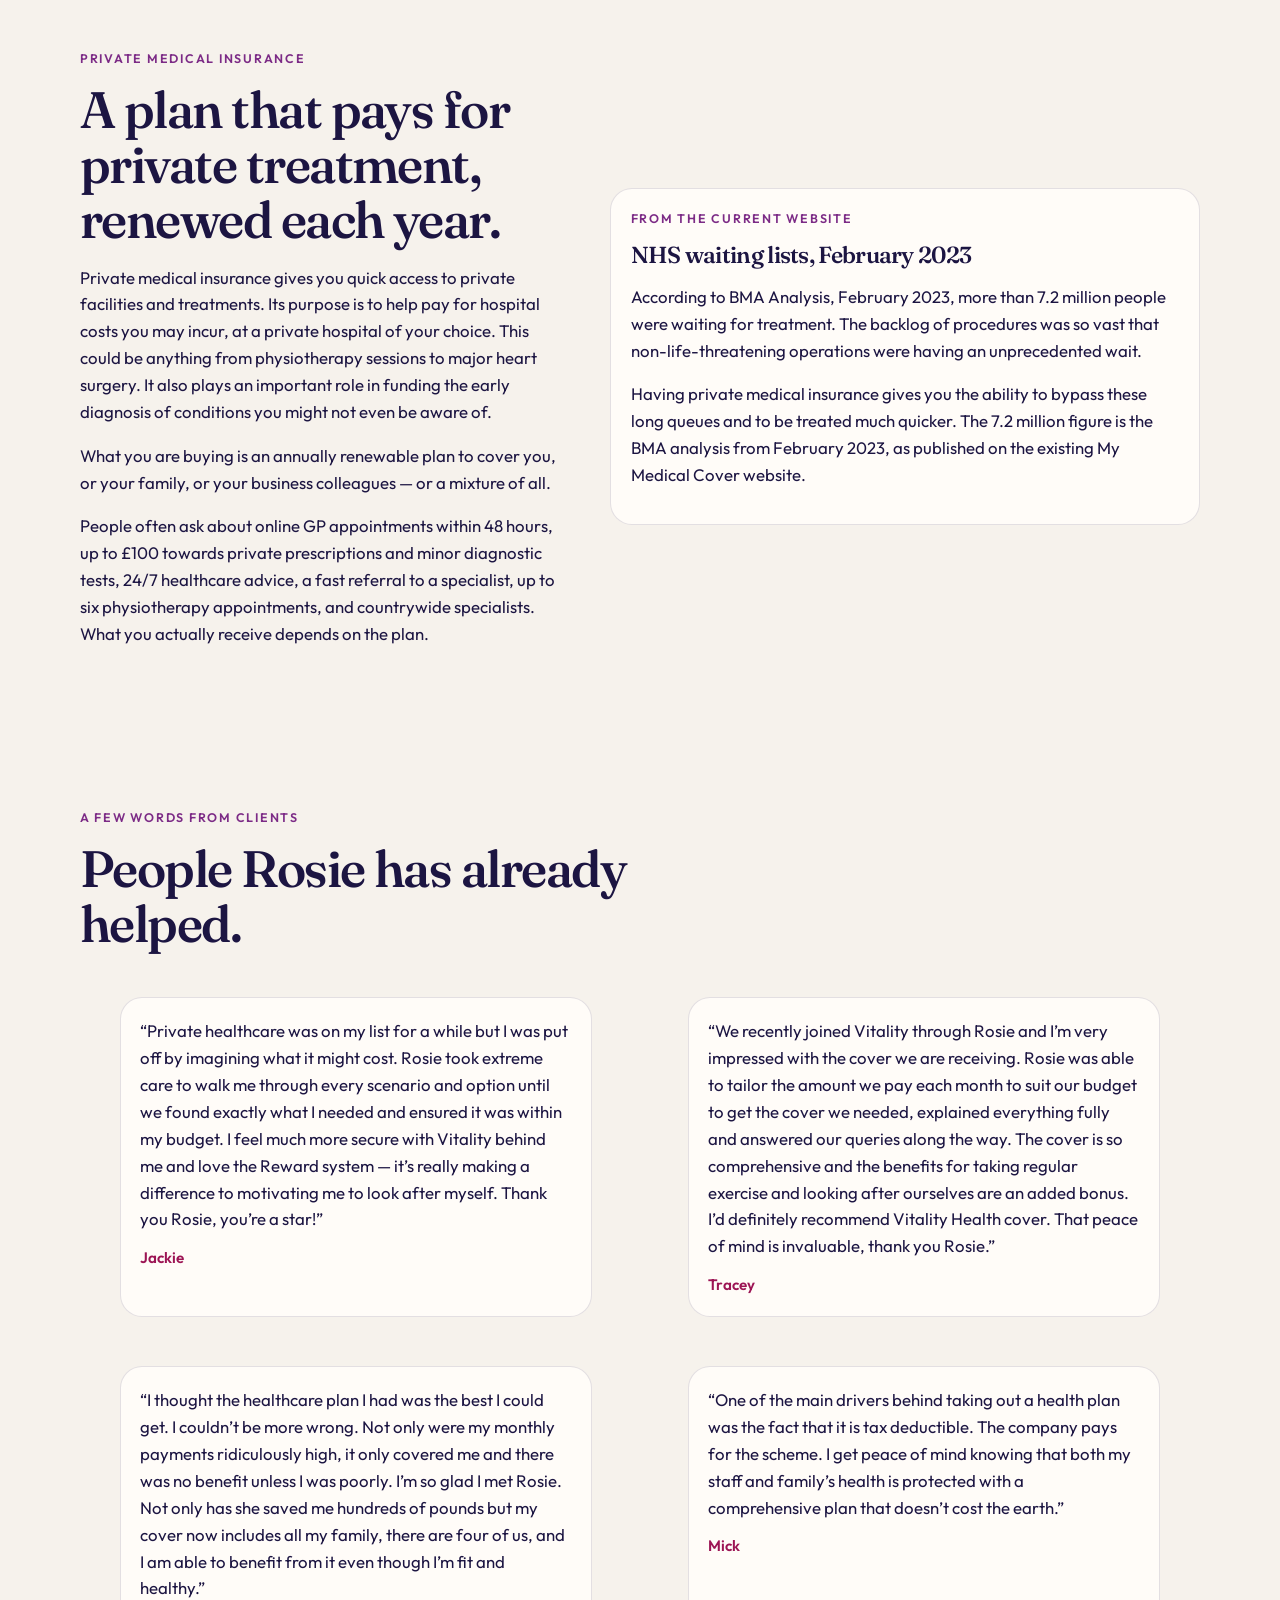
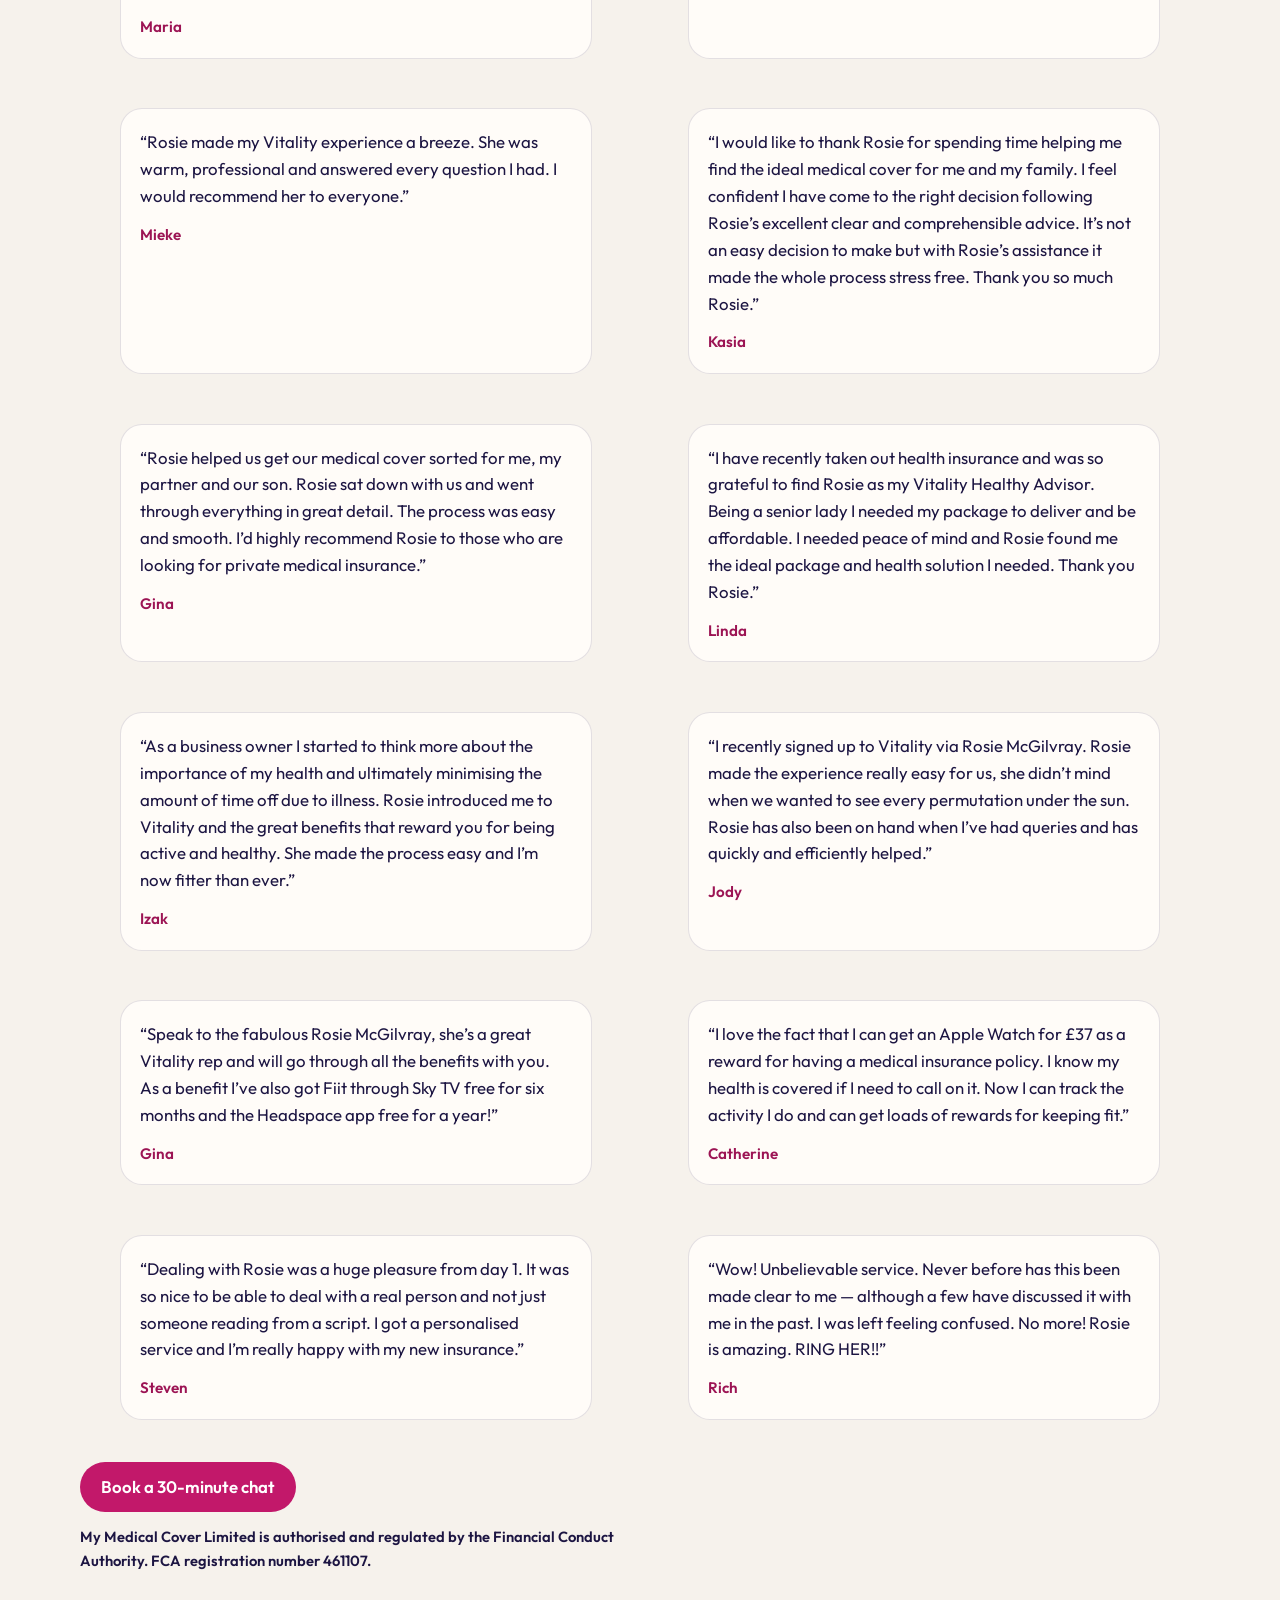
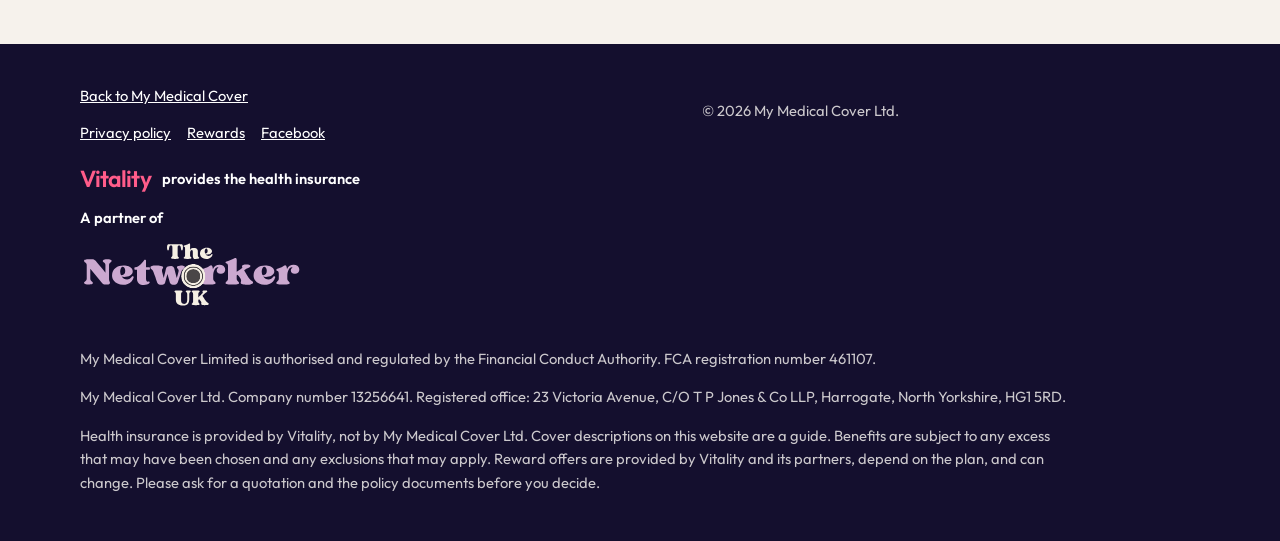
<file: cover.html>
<!DOCTYPE html>
<html lang="en-GB">
<head>
  <meta charset="utf-8">
  <meta name="viewport" content="width=device-width, initial-scale=1">
  <title>How Vitality health cover works | My Medical Cover</title>
  <meta name="description" content="What Vitality health insurance through My Medical Cover in Harrogate can include, and what Rosie’s clients say. Benefits depend on the plan.">
  <link rel="canonical" href="https://my-mc.co.uk/cover.html">
  <meta property="og:title" content="How Vitality health cover works | My Medical Cover">
  <meta property="og:description" content="What Vitality health insurance through My Medical Cover in Harrogate can include, and what Rosie’s clients say. Benefits depend on the plan.">
  <meta property="og:type" content="website">
  <meta property="og:url" content="https://my-mc.co.uk/cover.html">
  <meta property="og:image" content="https://my-mc.co.uk/assets/logo.png">
  <meta property="og:locale" content="en_GB">
  <meta name="twitter:card" content="summary">
  <script type="application/ld+json">
  {"@context":"https://schema.org","@type":"ProfessionalService","@id":"https://my-mc.co.uk/#business","name":"My Medical Cover Ltd","url":"https://my-mc.co.uk/","email":"Rosie.mcgilvray@va.vitality.co.uk","telephone":["+447814103774"],"address":{"@type":"PostalAddress","streetAddress":"23 Victoria Avenue, C/O T P Jones & Co LLP","addressLocality":"Harrogate","addressRegion":"North Yorkshire","postalCode":"HG1 5RD","addressCountry":"GB"},"founder":{"@type":"Person","name":"Rosie McGilvray"},"sameAs":["https://www.facebook.com/My-Medical-Cover-Ltd-100905602225410/","https://www.linkedin.com/in/rosie-mcgilvray-77485217/"]}
  </script>
  <link rel="icon" href="assets/logo.png">
  <link rel="preconnect" href="https://fonts.googleapis.com">
  <link rel="preconnect" href="https://fonts.gstatic.com" crossorigin>
  <link href="https://fonts.googleapis.com/css2?family=Fraunces:opsz,wght@9..144,500;9..144,620&family=Outfit:wght@300;400;500;600&display=swap" rel="stylesheet">
  <link rel="stylesheet" href="css/styles.css?v=20">
</head>
<body>
  <a class="skip" href="#main">Skip to content</a>
  <div class="topbar">
    <div class="topbar-inner">
      <span><a href="tel:07814103774">07814 103774</a></span>
      <a href="mailto:Rosie.mcgilvray@va.vitality.co.uk">Rosie.mcgilvray@va.vitality.co.uk</a>
    </div>
  </div>
  <header class="nav">
    <div class="nav-inner">
      <a class="logo" href="index.html" aria-label="My Medical Cover home"><img src="assets/logo.png" alt="My Medical Cover"></a>
      <button class="menu-btn" type="button" aria-expanded="false" aria-controls="nav-links">Menu</button>
      <ul class="nav-links" id="nav-links">
        <li><a href="index.html#steps">How it works</a></li>
        <li><a href="quiz.html">Match</a></li>
        <li><a href="rewards.html">Rewards</a></li>
        <li><a href="cover.html">Cover</a></li>
        <li><a href="about.html">About Rosie</a></li>
        <li><a href="refer.html">£100 voucher</a></li>
        <li><a href="index.html#contact">Contact</a></li>
      </ul>
    </div>
  </header>

  <main id="main">
    <section class="hero">
      <div class="wrap">
        <p class="partner"><span class="vitality-mark">Vitality</span><span>provides the health insurance</span></p>
        <h1>How the cover works.</h1>
        <p class="lede">Health insurance, also called private medical insurance, is a plan you renew each year. It helps pay for private treatment, such as a specialist, a test or scan, or care in a private hospital. It does not replace the NHS, and it does not cover everything. Rosie works with Vitality Health because the emphasis is on prevention and early intervention, as well as treatment when you need it. Vitality provides the insurance. My Medical Cover introduces and advises. My Medical Cover is not the insurer.</p>
        <div class="hero-actions">
          <a class="btn btn-primary" href="https://outlook.office365.com/owa/calendar/DiscussionwithRosie@VitalityCloud.onmicrosoft.com/bookings/">Book a 30-minute chat</a>
        </div>
        <p class="fca-note">My Medical Cover Limited is authorised and regulated by the Financial Conduct Authority. FCA registration number 461107.</p>
      </div>
    </section>

    <section class="section" id="levels" style="padding-top:0">
      <div class="wrap">
        <div class="section-head">
          <p class="kicker">Levels of cover</p>
          <h2>Core, and the option to go further.</h2>
          <p>Members are encouraged to do healthy activities and make healthy choices, through points and statuses — bronze, silver, gold and platinum. There are optional levels of cover, depending on your requirements and budget.</p>
        </div>
        <div class="levels">
          <article class="level">
            <h3>Early intervention</h3>
            <p class="muted">Included in Core Cover</p>
            <ul class="list">
              <li>Video GP appointments</li>
              <li>Mental health support — online support and talking therapies</li>
              <li>Cancer treatment — cancer support through your whole journey</li>
              <li>Physiotherapy — up to six sessions within Vitality’s Priority Physio network</li>
              <li>Private hospital treatment, including surgeon and anaesthetist fees</li>
              <li>Diagnosis — in-patient and day-patient tests and scans</li>
              <li>Menopause support — dedicated support when you need it</li>
            </ul>
          </article>
          <article class="level">
            <h3>Core cover</h3>
            <ul class="list">
              <li>If you’re admitted to hospital and the treatment is covered by your plan, costs for diagnostic tests and surgeons’ and anaesthetists’ fees will be covered in full</li>
              <li>Advanced cancer cover offered as part of the plan — all cancer costs covered in full once you have been diagnosed</li>
            </ul>
          </article>
          <article class="level">
            <h3>Comprehensive cover</h3>
            <ul class="list">
              <li>Full outpatient costs — the cost of seeing a consultant, covered in full</li>
              <li>All diagnostic test costs covered in full</li>
            </ul>
          </article>
        </div>
        <p class="note">Benefits are subject to any excess that may have been chosen and any exclusions that may apply. Rosie will talk you through what a plan does and does not cover before you decide. A quote is completely no obligation.</p>
      </div>
    </section>

    <section class="section" id="pmi" style="padding-top:0">
      <div class="wrap split">
        <div>
          <p class="kicker">Private medical insurance</p>
          <h2>A plan that pays for private treatment, renewed each year.</h2>
          <p>Private medical insurance gives you quick access to private facilities and treatments. Its purpose is to help pay for hospital costs you may incur, at a private hospital of your choice. This could be anything from physiotherapy sessions to major heart surgery. It also plays an important role in funding the early diagnosis of conditions you might not even be aware of.</p>
          <p>What you are buying is an annually renewable plan to cover you, or your family, or your business colleagues — or a mixture of all.</p>
          <p>People often ask about online GP appointments within 48 hours, up to £100 towards private prescriptions and minor diagnostic tests, 24/7 healthcare advice, a fast referral to a specialist, up to six physiotherapy appointments, and countrywide specialists. What you actually receive depends on the plan.</p>
        </div>
        <article class="panel">
          <p class="kicker">From the current website</p>
          <h3>NHS waiting lists, February 2023</h3>
          <p>According to BMA Analysis, February 2023, more than 7.2 million people were waiting for treatment. The backlog of procedures was so vast that non-life-threatening operations were having an unprecedented wait.</p>
          <p>Having private medical insurance gives you the ability to bypass these long queues and to be treated much quicker. The 7.2 million figure is the BMA analysis from February 2023, as published on the existing My Medical Cover website.</p>
        </article>
      </div>
    </section>

    <section class="section" id="clients">
      <div class="wrap">
        <div class="section-head">
          <p class="kicker">A few words from clients</p>
          <h2>People Rosie has already helped.</h2>
        </div>
        <div class="quotes">
          <blockquote class="quote"><p>“Private healthcare was on my list for a while but I was put off by imagining what it might cost. Rosie took extreme care to walk me through every scenario and option until we found exactly what I needed and ensured it was within my budget. I feel much more secure with Vitality behind me and love the Reward system — it’s really making a difference to motivating me to look after myself. Thank you Rosie, you’re a star!”</p><footer>Jackie</footer></blockquote>
          <blockquote class="quote"><p>“We recently joined Vitality through Rosie and I’m very impressed with the cover we are receiving. Rosie was able to tailor the amount we pay each month to suit our budget to get the cover we needed, explained everything fully and answered our queries along the way. The cover is so comprehensive and the benefits for taking regular exercise and looking after ourselves are an added bonus. I’d definitely recommend Vitality Health cover. That peace of mind is invaluable, thank you Rosie.”</p><footer>Tracey</footer></blockquote>
          <blockquote class="quote"><p>“I thought the healthcare plan I had was the best I could get. I couldn’t be more wrong. Not only were my monthly payments ridiculously high, it only covered me and there was no benefit unless I was poorly. I’m so glad I met Rosie. Not only has she saved me hundreds of pounds but my cover now includes all my family, there are four of us, and I am able to benefit from it even though I’m fit and healthy.”</p><footer>Maria</footer></blockquote>
          <blockquote class="quote"><p>“One of the main drivers behind taking out a health plan was the fact that it is tax deductible. The company pays for the scheme. I get peace of mind knowing that both my staff and family’s health is protected with a comprehensive plan that doesn’t cost the earth.”</p><footer>Mick</footer></blockquote>
          <blockquote class="quote"><p>“Rosie made my Vitality experience a breeze. She was warm, professional and answered every question I had. I would recommend her to everyone.”</p><footer>Mieke</footer></blockquote>
          <blockquote class="quote"><p>“I would like to thank Rosie for spending time helping me find the ideal medical cover for me and my family. I feel confident I have come to the right decision following Rosie’s excellent clear and comprehensible advice. It’s not an easy decision to make but with Rosie’s assistance it made the whole process stress free. Thank you so much Rosie.”</p><footer>Kasia</footer></blockquote>
          <blockquote class="quote"><p>“Rosie helped us get our medical cover sorted for me, my partner and our son. Rosie sat down with us and went through everything in great detail. The process was easy and smooth. I’d highly recommend Rosie to those who are looking for private medical insurance.”</p><footer>Gina</footer></blockquote>
          <blockquote class="quote"><p>“I have recently taken out health insurance and was so grateful to find Rosie as my Vitality Healthy Advisor. Being a senior lady I needed my package to deliver and be affordable. I needed peace of mind and Rosie found me the ideal package and health solution I needed. Thank you Rosie.”</p><footer>Linda</footer></blockquote>
          <blockquote class="quote"><p>“As a business owner I started to think more about the importance of my health and ultimately minimising the amount of time off due to illness. Rosie introduced me to Vitality and the great benefits that reward you for being active and healthy. She made the process easy and I’m now fitter than ever.”</p><footer>Izak</footer></blockquote>
          <blockquote class="quote"><p>“I recently signed up to Vitality via Rosie McGilvray. Rosie made the experience really easy for us, she didn’t mind when we wanted to see every permutation under the sun. Rosie has also been on hand when I’ve had queries and has quickly and efficiently helped.”</p><footer>Jody</footer></blockquote>
          <blockquote class="quote"><p>“Speak to the fabulous Rosie McGilvray, she’s a great Vitality rep and will go through all the benefits with you. As a benefit I’ve also got Fiit through Sky TV free for six months and the Headspace app free for a year!”</p><footer>Gina</footer></blockquote>
          <blockquote class="quote"><p>“I love the fact that I can get an Apple Watch for £37 as a reward for having a medical insurance policy. I know my health is covered if I need to call on it. Now I can track the activity I do and can get loads of rewards for keeping fit.”</p><footer>Catherine</footer></blockquote>
          <blockquote class="quote"><p>“Dealing with Rosie was a huge pleasure from day 1. It was so nice to be able to deal with a real person and not just someone reading from a script. I got a personalised service and I’m really happy with my new insurance.”</p><footer>Steven</footer></blockquote>
          <blockquote class="quote"><p>“Wow! Unbelievable service. Never before has this been made clear to me — although a few have discussed it with me in the past. I was left feeling confused. No more! Rosie is amazing. RING HER!!”</p><footer>Rich</footer></blockquote>
        </div>
        <div class="hero-actions">
          <a class="btn btn-primary" href="https://outlook.office365.com/owa/calendar/DiscussionwithRosie@VitalityCloud.onmicrosoft.com/bookings/">Book a 30-minute chat</a>
        </div>
        <p class="fca-note">My Medical Cover Limited is authorised and regulated by the Financial Conduct Authority. FCA registration number 461107.</p>
      </div>
    </section>
  </main>

  <footer>
    <div class="wrap">
      <div class="footer-grid">
        <div>
          <a href="index.html">Back to My Medical Cover</a>
          <ul class="footer-links">
            <li><a href="privacy.html">Privacy policy</a></li>
            <li><a href="rewards.html">Rewards</a></li>
            <li><a href="https://www.facebook.com/My-Medical-Cover-Ltd-100905602225410/">Facebook</a></li>
          </ul>
        </div>
        <p>© <span id="year">2026</span> My Medical Cover Ltd.</p>
      </div>
      <div class="legal">
        <p class="partner partner-on-dark"><span class="vitality-mark">Vitality</span><span>provides the health insurance</span></p>
        <a class="networker-partner" href="https://www.thenetworkeruk.com" target="_blank" rel="noopener noreferrer">
          <span>A partner of</span>
          <img src="assets/networker.svg?v=2" alt="The Networker UK" width="148" height="68">
          <span class="visually-hidden">(opens in a new tab)</span>
        </a>
        <p>My Medical Cover Limited is authorised and regulated by the Financial Conduct Authority. FCA registration number 461107.</p>
        <p>My Medical Cover Ltd. Company number 13256641. Registered office: 23 Victoria Avenue, C/O T P Jones &amp; Co LLP, Harrogate, North Yorkshire, HG1 5RD.</p>
        <p>Health insurance is provided by Vitality, not by My Medical Cover Ltd. Cover descriptions on this website are a guide. Benefits are subject to any excess that may have been chosen and any exclusions that may apply. Reward offers are provided by Vitality and its partners, depend on the plan, and can change. Please ask for a quotation and the policy documents before you decide.</p>
      </div>
    </div>
  </footer>
  <script src="js/main.js?v=3"></script>
  <script>document.getElementById("year").textContent = new Date().getFullYear();</script>
</body>
</html>
</file>
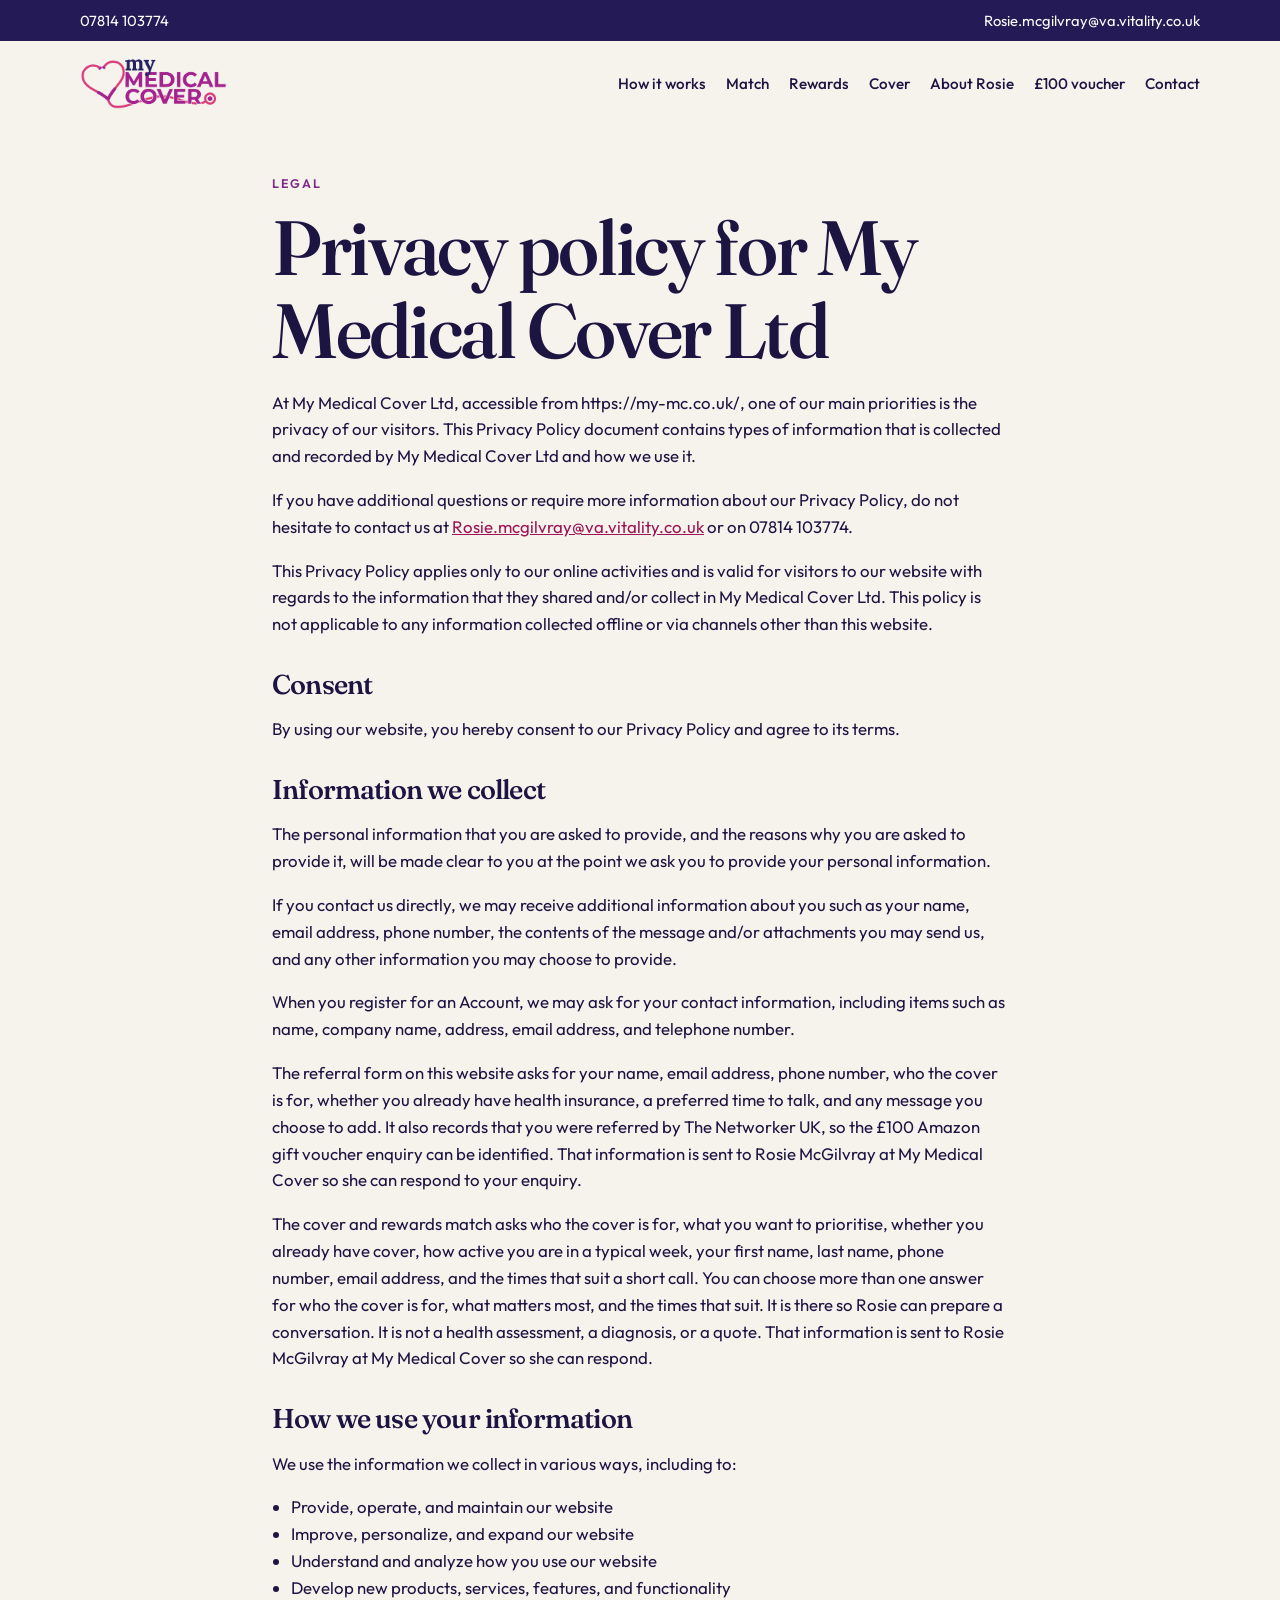
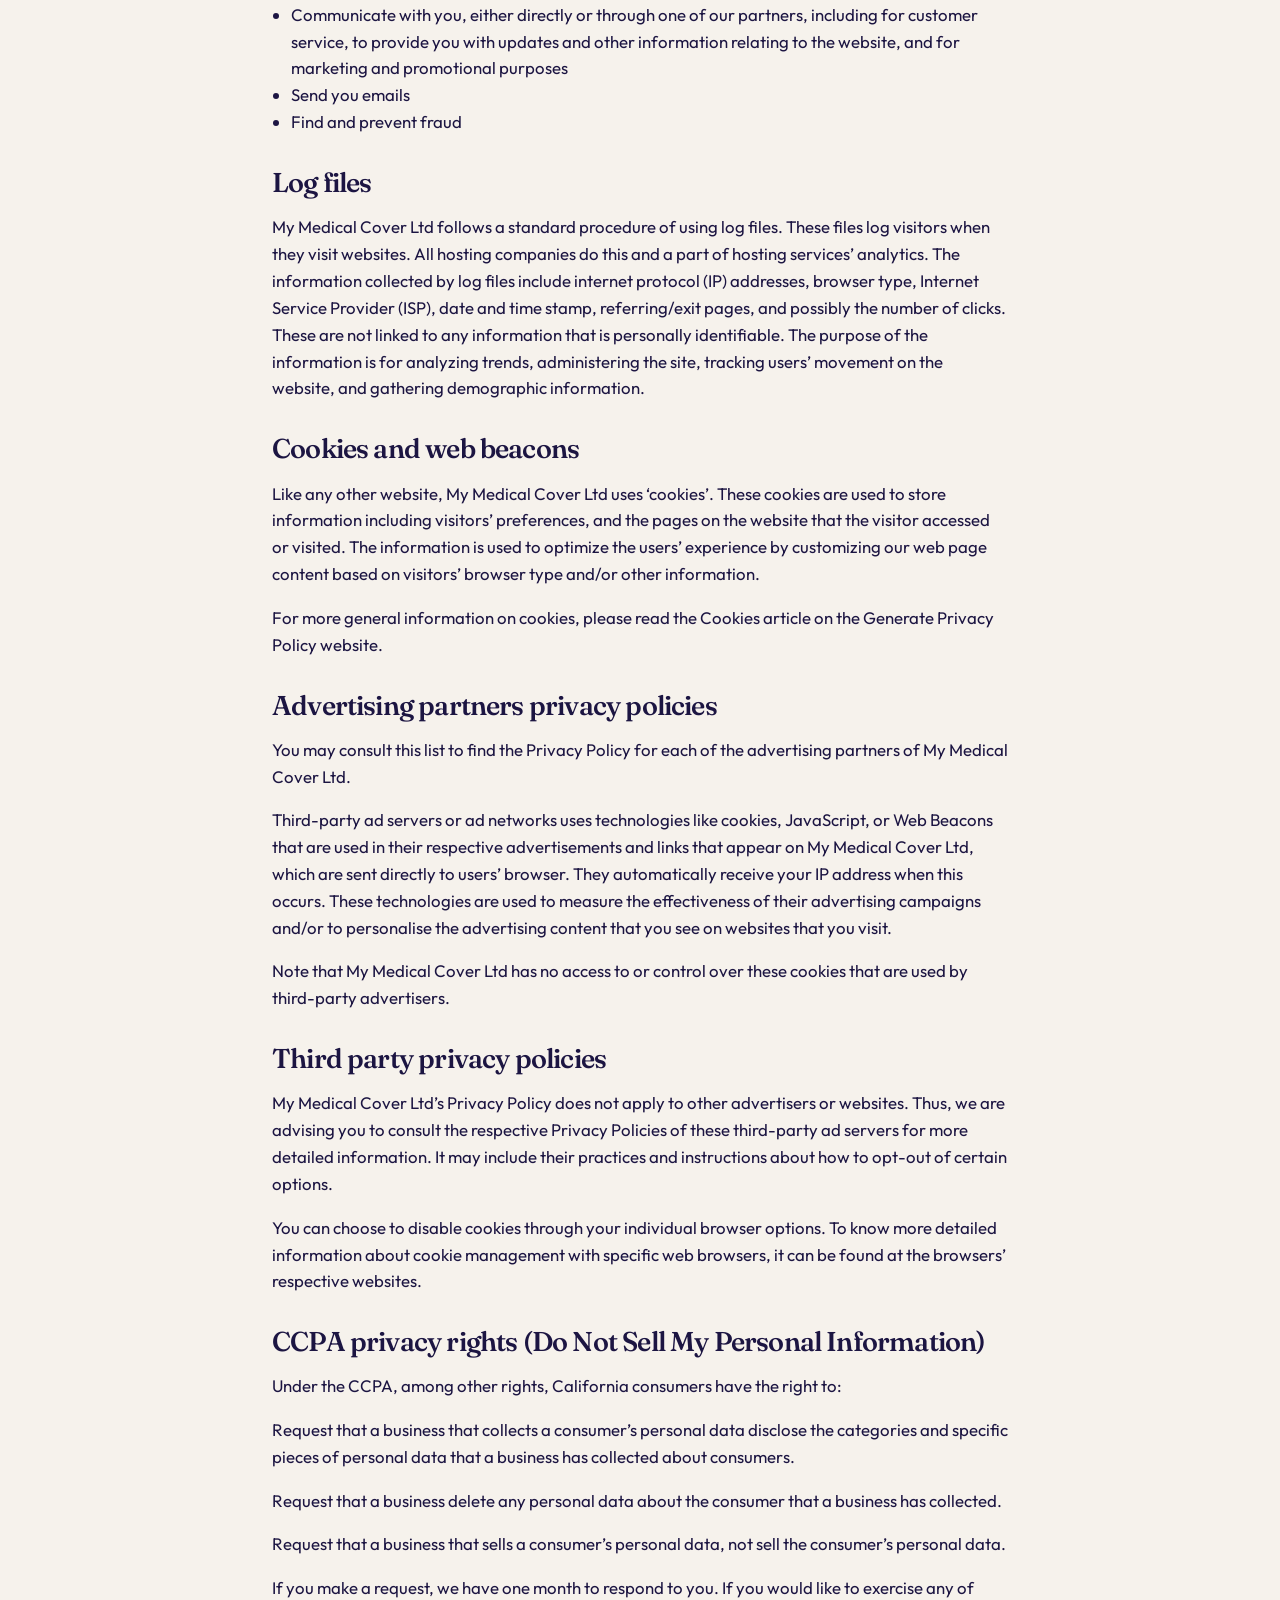
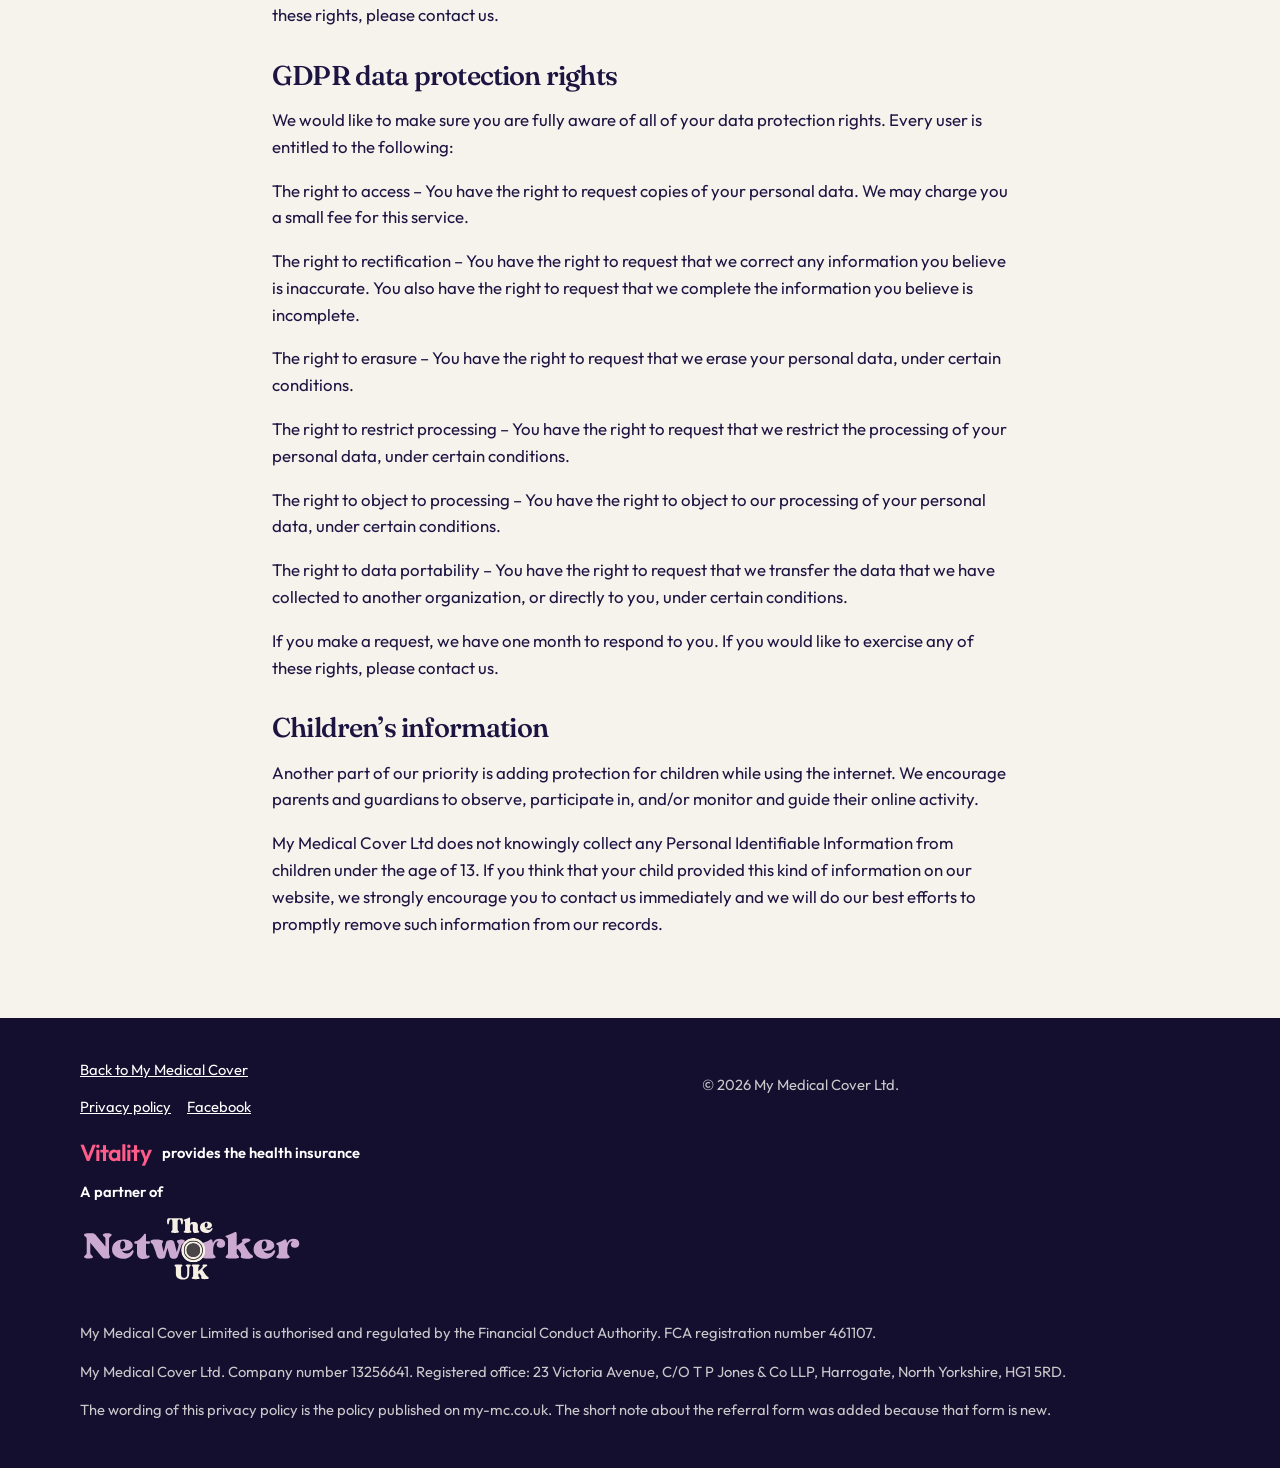
<file: privacy.html>
<!DOCTYPE html>
<html lang="en-GB">
<head>
  <meta charset="utf-8">
  <meta name="viewport" content="width=device-width, initial-scale=1">
  <title>Privacy policy | My Medical Cover Ltd</title>
  <meta name="description" content="How My Medical Cover Ltd uses information from this website, the referral form and the cover and rewards match.">
  <link rel="canonical" href="https://my-mc.co.uk/privacy.html">
  <meta property="og:title" content="Privacy policy | My Medical Cover Ltd">
  <meta property="og:description" content="How My Medical Cover Ltd uses information from this website, the referral form and the cover and rewards match.">
  <meta property="og:type" content="website">
  <meta property="og:url" content="https://my-mc.co.uk/privacy.html">
  <meta property="og:image" content="https://my-mc.co.uk/assets/logo.png">
  <meta property="og:locale" content="en_GB">
  <meta name="twitter:card" content="summary">
  <script type="application/ld+json">
  {"@context":"https://schema.org","@type":"ProfessionalService","@id":"https://my-mc.co.uk/#business","name":"My Medical Cover Ltd","url":"https://my-mc.co.uk/","email":"Rosie.mcgilvray@va.vitality.co.uk","telephone":["+447814103774"],"address":{"@type":"PostalAddress","streetAddress":"23 Victoria Avenue, C/O T P Jones & Co LLP","addressLocality":"Harrogate","addressRegion":"North Yorkshire","postalCode":"HG1 5RD","addressCountry":"GB"},"founder":{"@type":"Person","name":"Rosie McGilvray"},"sameAs":["https://www.facebook.com/My-Medical-Cover-Ltd-100905602225410/","https://www.linkedin.com/in/rosie-mcgilvray-77485217/"]}
  </script>
  <link rel="icon" href="assets/logo.png">
  <link rel="preconnect" href="https://fonts.googleapis.com">
  <link rel="preconnect" href="https://fonts.gstatic.com" crossorigin>
  <link href="https://fonts.googleapis.com/css2?family=Fraunces:opsz,wght@9..144,500;9..144,620&family=Outfit:wght@300;400;500;600&display=swap" rel="stylesheet">
  <link rel="stylesheet" href="css/styles.css?v=20">
</head>
<body>
  <a class="skip" href="#main">Skip to content</a>
  <div class="topbar">
    <div class="topbar-inner">
      <span><a href="tel:07814103774">07814 103774</a></span>
      <a href="mailto:Rosie.mcgilvray@va.vitality.co.uk">Rosie.mcgilvray@va.vitality.co.uk</a>
    </div>
  </div>
  <header class="nav">
    <div class="nav-inner">
      <a class="logo" href="index.html" aria-label="My Medical Cover home"><img src="assets/logo.png" alt="My Medical Cover"></a>
      <button class="menu-btn" type="button" aria-expanded="false" aria-controls="nav-links">Menu</button>
      <ul class="nav-links" id="nav-links">
        <li><a href="index.html#steps">How it works</a></li>
        <li><a href="quiz.html">Match</a></li>
        <li><a href="rewards.html">Rewards</a></li>
        <li><a href="cover.html">Cover</a></li>
        <li><a href="about.html">About Rosie</a></li>
        <li><a href="refer.html">£100 voucher</a></li>
        <li><a href="index.html#contact">Contact</a></li>
      </ul>
    </div>
  </header>

  <main id="main" class="doc">
    <article class="wrap doc-body">
      <p class="kicker">Legal</p>
      <h1>Privacy policy for My Medical Cover Ltd</h1>
      <p>At My Medical Cover Ltd, accessible from https://my-mc.co.uk/, one of our main priorities is the privacy of our visitors. This Privacy Policy document contains types of information that is collected and recorded by My Medical Cover Ltd and how we use it.</p>
      <p>If you have additional questions or require more information about our Privacy Policy, do not hesitate to contact us at <a href="mailto:Rosie.mcgilvray@va.vitality.co.uk">Rosie.mcgilvray@va.vitality.co.uk</a> or on 07814 103774.</p>
      <p>This Privacy Policy applies only to our online activities and is valid for visitors to our website with regards to the information that they shared and/or collect in My Medical Cover Ltd. This policy is not applicable to any information collected offline or via channels other than this website.</p>

      <h2>Consent</h2>
      <p>By using our website, you hereby consent to our Privacy Policy and agree to its terms.</p>

      <h2>Information we collect</h2>
      <p>The personal information that you are asked to provide, and the reasons why you are asked to provide it, will be made clear to you at the point we ask you to provide your personal information.</p>
      <p>If you contact us directly, we may receive additional information about you such as your name, email address, phone number, the contents of the message and/or attachments you may send us, and any other information you may choose to provide.</p>
      <p>When you register for an Account, we may ask for your contact information, including items such as name, company name, address, email address, and telephone number.</p>
      <p>The referral form on this website asks for your name, email address, phone number, who the cover is for, whether you already have health insurance, a preferred time to talk, and any message you choose to add. It also records that you were referred by The Networker UK, so the £100 Amazon gift voucher enquiry can be identified. That information is sent to Rosie McGilvray at My Medical Cover so she can respond to your enquiry.</p>
      <p>The cover and rewards match asks who the cover is for, what you want to prioritise, whether you already have cover, how active you are in a typical week, your first name, last name, phone number, email address, and the times that suit a short call. You can choose more than one answer for who the cover is for, what matters most, and the times that suit. It is there so Rosie can prepare a conversation. It is not a health assessment, a diagnosis, or a quote. That information is sent to Rosie McGilvray at My Medical Cover so she can respond.</p>

      <h2>How we use your information</h2>
      <p>We use the information we collect in various ways, including to:</p>
      <ul>
        <li>Provide, operate, and maintain our website</li>
        <li>Improve, personalize, and expand our website</li>
        <li>Understand and analyze how you use our website</li>
        <li>Develop new products, services, features, and functionality</li>
        <li>Communicate with you, either directly or through one of our partners, including for customer service, to provide you with updates and other information relating to the website, and for marketing and promotional purposes</li>
        <li>Send you emails</li>
        <li>Find and prevent fraud</li>
      </ul>

      <h2>Log files</h2>
      <p>My Medical Cover Ltd follows a standard procedure of using log files. These files log visitors when they visit websites. All hosting companies do this and a part of hosting services’ analytics. The information collected by log files include internet protocol (IP) addresses, browser type, Internet Service Provider (ISP), date and time stamp, referring/exit pages, and possibly the number of clicks. These are not linked to any information that is personally identifiable. The purpose of the information is for analyzing trends, administering the site, tracking users’ movement on the website, and gathering demographic information.</p>

      <h2>Cookies and web beacons</h2>
      <p>Like any other website, My Medical Cover Ltd uses ‘cookies’. These cookies are used to store information including visitors’ preferences, and the pages on the website that the visitor accessed or visited. The information is used to optimize the users’ experience by customizing our web page content based on visitors’ browser type and/or other information.</p>
      <p>For more general information on cookies, please read the Cookies article on the Generate Privacy Policy website.</p>

      <h2>Advertising partners privacy policies</h2>
      <p>You may consult this list to find the Privacy Policy for each of the advertising partners of My Medical Cover Ltd.</p>
      <p>Third-party ad servers or ad networks uses technologies like cookies, JavaScript, or Web Beacons that are used in their respective advertisements and links that appear on My Medical Cover Ltd, which are sent directly to users’ browser. They automatically receive your IP address when this occurs. These technologies are used to measure the effectiveness of their advertising campaigns and/or to personalise the advertising content that you see on websites that you visit.</p>
      <p>Note that My Medical Cover Ltd has no access to or control over these cookies that are used by third-party advertisers.</p>

      <h2>Third party privacy policies</h2>
      <p>My Medical Cover Ltd’s Privacy Policy does not apply to other advertisers or websites. Thus, we are advising you to consult the respective Privacy Policies of these third-party ad servers for more detailed information. It may include their practices and instructions about how to opt-out of certain options.</p>
      <p>You can choose to disable cookies through your individual browser options. To know more detailed information about cookie management with specific web browsers, it can be found at the browsers’ respective websites.</p>

      <h2>CCPA privacy rights (Do Not Sell My Personal Information)</h2>
      <p>Under the CCPA, among other rights, California consumers have the right to:</p>
      <p>Request that a business that collects a consumer’s personal data disclose the categories and specific pieces of personal data that a business has collected about consumers.</p>
      <p>Request that a business delete any personal data about the consumer that a business has collected.</p>
      <p>Request that a business that sells a consumer’s personal data, not sell the consumer’s personal data.</p>
      <p>If you make a request, we have one month to respond to you. If you would like to exercise any of these rights, please contact us.</p>

      <h2>GDPR data protection rights</h2>
      <p>We would like to make sure you are fully aware of all of your data protection rights. Every user is entitled to the following:</p>
      <p>The right to access – You have the right to request copies of your personal data. We may charge you a small fee for this service.</p>
      <p>The right to rectification – You have the right to request that we correct any information you believe is inaccurate. You also have the right to request that we complete the information you believe is incomplete.</p>
      <p>The right to erasure – You have the right to request that we erase your personal data, under certain conditions.</p>
      <p>The right to restrict processing – You have the right to request that we restrict the processing of your personal data, under certain conditions.</p>
      <p>The right to object to processing – You have the right to object to our processing of your personal data, under certain conditions.</p>
      <p>The right to data portability – You have the right to request that we transfer the data that we have collected to another organization, or directly to you, under certain conditions.</p>
      <p>If you make a request, we have one month to respond to you. If you would like to exercise any of these rights, please contact us.</p>

      <h2>Children’s information</h2>
      <p>Another part of our priority is adding protection for children while using the internet. We encourage parents and guardians to observe, participate in, and/or monitor and guide their online activity.</p>
      <p>My Medical Cover Ltd does not knowingly collect any Personal Identifiable Information from children under the age of 13. If you think that your child provided this kind of information on our website, we strongly encourage you to contact us immediately and we will do our best efforts to promptly remove such information from our records.</p>
    </article>
  </main>

  <footer>
    <div class="wrap">
      <div class="footer-grid">
        <div>
          <a href="index.html">Back to My Medical Cover</a>
          <ul class="footer-links">
            <li><a href="privacy.html">Privacy policy</a></li>
            <li><a href="https://www.facebook.com/My-Medical-Cover-Ltd-100905602225410/">Facebook</a></li>
          </ul>
        </div>
        <p>© <span id="year">2026</span> My Medical Cover Ltd.</p>
      </div>
      <div class="legal">
        <p class="partner partner-on-dark"><span class="vitality-mark">Vitality</span><span>provides the health insurance</span></p>
        <a class="networker-partner" href="https://www.thenetworkeruk.com" target="_blank" rel="noopener noreferrer">
          <span>A partner of</span>
          <img src="assets/networker.svg?v=2" alt="The Networker UK" width="148" height="68">
          <span class="visually-hidden">(opens in a new tab)</span>
        </a>
        <p>My Medical Cover Limited is authorised and regulated by the Financial Conduct Authority. FCA registration number 461107.</p>
        <p>My Medical Cover Ltd. Company number 13256641. Registered office: 23 Victoria Avenue, C/O T P Jones &amp; Co LLP, Harrogate, North Yorkshire, HG1 5RD.</p>
        <p>The wording of this privacy policy is the policy published on my-mc.co.uk. The short note about the referral form was added because that form is new.</p>
      </div>
    </div>
  </footer>
  <script src="js/main.js?v=3"></script>
  <script>document.getElementById("year").textContent = new Date().getFullYear();</script>
</body>
</html>
</file>
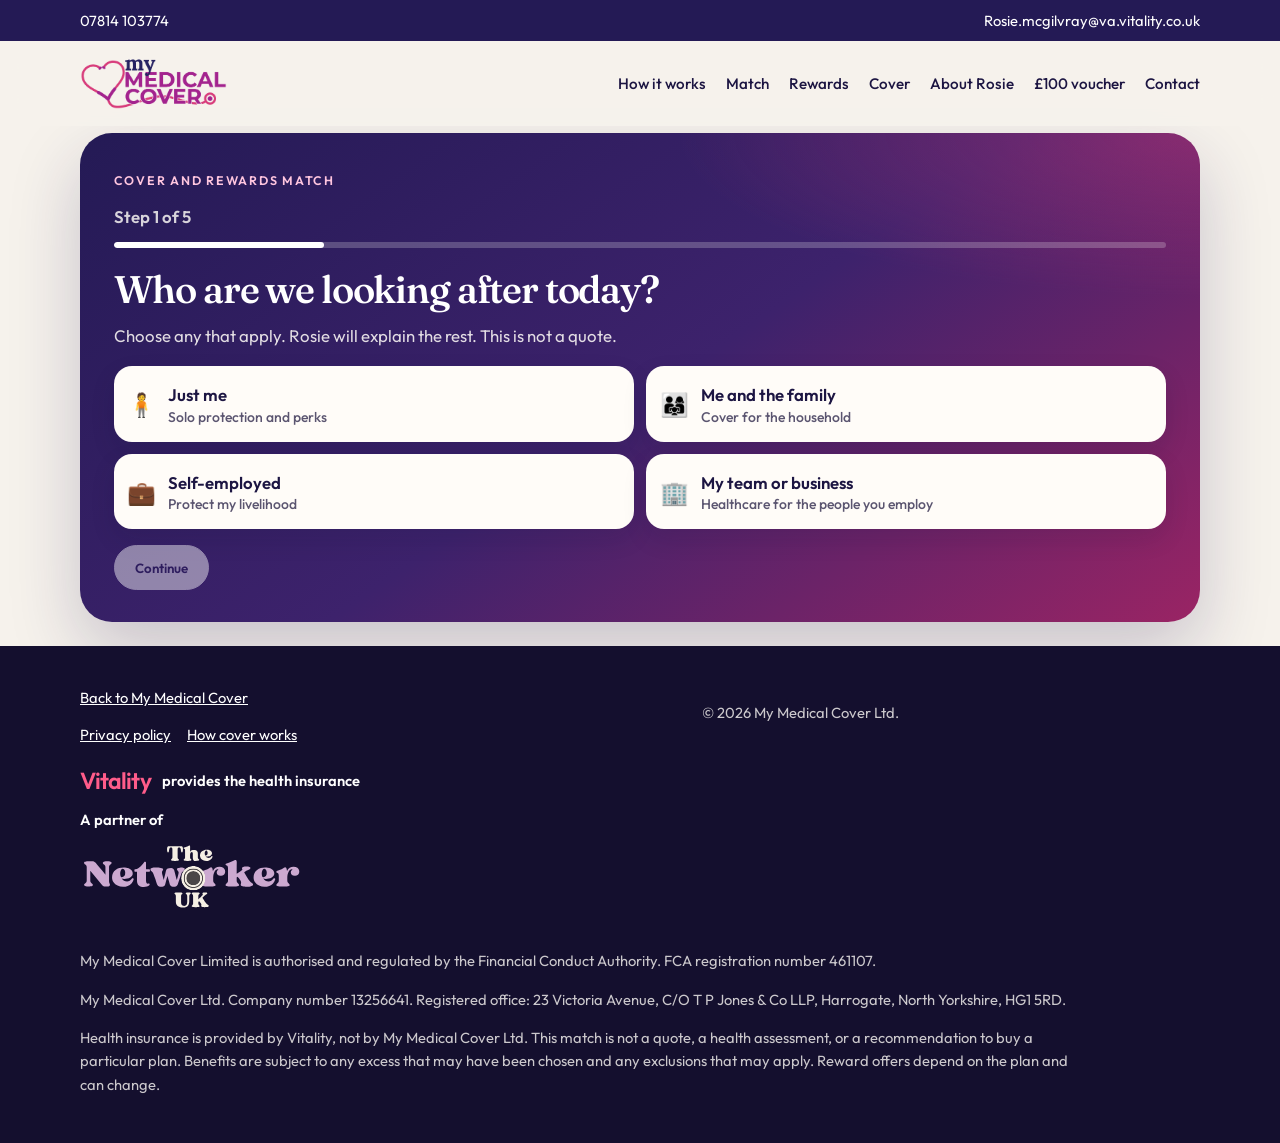
<file: quiz.html>
<!DOCTYPE html>
<html lang="en-GB">
<head>
  <meta charset="utf-8">
  <meta name="viewport" content="width=device-width, initial-scale=1">
  <title>Match Vitality cover and rewards | My Medical Cover</title>
  <meta name="description" content="A short match so Rosie McGilvray in Harrogate can prepare a conversation about Vitality health insurance and rewards. It is not a quote or a health assessment.">
  <link rel="canonical" href="https://my-mc.co.uk/quiz.html">
  <meta property="og:title" content="Match Vitality cover and rewards | My Medical Cover">
  <meta property="og:description" content="A short match so Rosie McGilvray in Harrogate can prepare a conversation about Vitality health insurance and rewards. It is not a quote or a health assessment.">
  <meta property="og:type" content="website">
  <meta property="og:url" content="https://my-mc.co.uk/quiz.html">
  <meta property="og:image" content="https://my-mc.co.uk/assets/logo.png">
  <meta property="og:locale" content="en_GB">
  <meta name="twitter:card" content="summary">
  <script type="application/ld+json">
  {"@context":"https://schema.org","@type":"ProfessionalService","@id":"https://my-mc.co.uk/#business","name":"My Medical Cover Ltd","url":"https://my-mc.co.uk/","email":"Rosie.mcgilvray@va.vitality.co.uk","telephone":["+447814103774"],"address":{"@type":"PostalAddress","streetAddress":"23 Victoria Avenue, C/O T P Jones & Co LLP","addressLocality":"Harrogate","addressRegion":"North Yorkshire","postalCode":"HG1 5RD","addressCountry":"GB"},"founder":{"@type":"Person","name":"Rosie McGilvray"},"sameAs":["https://www.facebook.com/My-Medical-Cover-Ltd-100905602225410/","https://www.linkedin.com/in/rosie-mcgilvray-77485217/"]}
  </script>
  <link rel="icon" href="assets/logo.png">
  <link rel="preconnect" href="https://fonts.googleapis.com">
  <link rel="preconnect" href="https://fonts.gstatic.com" crossorigin>
  <link href="https://fonts.googleapis.com/css2?family=Fraunces:opsz,wght@9..144,500;9..144,620&family=Outfit:wght@300;400;500;600&display=swap" rel="stylesheet">
  <link rel="stylesheet" href="css/styles.css?v=23">
</head>
<body>
  <a class="skip" href="#main">Skip to content</a>
  <div class="topbar">
    <div class="topbar-inner">
      <span><a href="tel:07814103774">07814 103774</a></span>
      <a href="mailto:Rosie.mcgilvray@va.vitality.co.uk">Rosie.mcgilvray@va.vitality.co.uk</a>
    </div>
  </div>
  <header class="nav">
    <div class="nav-inner">
      <a class="logo" href="index.html" aria-label="My Medical Cover home"><img src="assets/logo.png" alt="My Medical Cover"></a>
      <button class="menu-btn" type="button" aria-expanded="false" aria-controls="nav-links">Menu</button>
      <ul class="nav-links" id="nav-links">
        <li><a href="index.html#steps">How it works</a></li>
        <li><a href="quiz.html">Match</a></li>
        <li><a href="rewards.html">Rewards</a></li>
        <li><a href="cover.html">Cover</a></li>
        <li><a href="about.html">About Rosie</a></li>
        <li><a href="refer.html">£100 voucher</a></li>
        <li><a href="index.html#contact">Contact</a></li>
      </ul>
    </div>
  </header>

  <main id="main">
    <section class="section start">
      <div class="wrap">
        <div class="start-stage" id="quiz">
          <p class="kicker">Cover and rewards match</p>
          <p class="quiz-count" id="quiz-count">Step <span id="quiz-step-num">1</span> of 5</p>
          <div class="quiz-progress" aria-hidden="true"><span id="quiz-bar"></span></div>

          <div class="quiz-step" data-step="1">
            <h2>Who are we looking after today?</h2>
            <p>Choose any that apply. Rosie will explain the rest. This is not a quote.</p>
            <div class="quiz-options" role="group" aria-label="Who the cover is for">
              <button class="choice quiz-option" type="button" data-key="who" data-value="Just me"><span class="emoji" aria-hidden="true">🧍</span><span>Just me<small>Solo protection and perks</small></span></button>
              <button class="choice quiz-option" type="button" data-key="who" data-value="Me and my family"><span class="emoji" aria-hidden="true">👨‍👩‍👧</span><span>Me and the family<small>Cover for the household</small></span></button>
              <button class="choice quiz-option" type="button" data-key="who" data-value="Self-employed"><span class="emoji" aria-hidden="true">💼</span><span>Self-employed<small>Protect my livelihood</small></span></button>
              <button class="choice quiz-option" type="button" data-key="who" data-value="My business"><span class="emoji" aria-hidden="true">🏢</span><span>My team or business<small>Healthcare for the people you employ</small></span></button>
            </div>
            <div class="quiz-nav"><button class="btn quiz-next" type="button" data-for="who" data-next="2" disabled>Continue</button></div>
          </div>

          <div class="quiz-step" data-step="2" hidden>
            <h2>What matters most right now?</h2>
            <p>Choose any that apply. A plan can include more than one of these, and the detail depends on the level of cover.</p>
            <div class="quiz-options" role="group" aria-label="Top priority">
              <button class="choice quiz-option" type="button" data-key="priority" data-value="Faster specialist access"><span class="emoji" aria-hidden="true">🏎️</span><span>Skipping waiting lists<small>Faster access to a specialist</small></span></button>
              <button class="choice quiz-option" type="button" data-key="priority" data-value="Active rewards"><span class="emoji" aria-hidden="true">🏋️</span><span>Active rewards<small>Apple Watch, gym discounts, coffee and more</small></span></button>
              <button class="choice quiz-option" type="button" data-key="priority" data-value="Broad cover and cancer care"><span class="emoji" aria-hidden="true">🛡️</span><span>Peace of mind<small>Broader cover, including cancer care</small></span></button>
              <button class="choice quiz-option" type="button" data-key="priority" data-value="Mental health support"><span class="emoji" aria-hidden="true">🧠</span><span>Mental health support<small>Therapy, counselling and wellbeing tools</small></span></button>
            </div>
            <div class="quiz-nav"><button class="btn quiz-back" type="button" data-goto="1">Back</button><button class="btn quiz-next" type="button" data-for="priority" data-next="3" disabled>Continue</button></div>
          </div>

          <div class="quiz-step" data-step="3" hidden>
            <h2>Where are you starting from?</h2>
            <p>This helps Rosie know which conversation to have.</p>
            <div class="quiz-options" role="group" aria-label="Current situation">
              <button class="choice quiz-option" type="button" data-key="situation" data-value="New to private healthcare"><span class="emoji" aria-hidden="true">🆕</span><span>Brand new<small>I have not had private healthcare before</small></span></button>
              <button class="choice quiz-option" type="button" data-key="situation" data-value="Already covered"><span class="emoji" aria-hidden="true">🔄</span><span>Already covered<small>I want to see if something fits better</small></span></button>
              <button class="choice quiz-option" type="button" data-key="situation" data-value="Had cover before"><span class="emoji" aria-hidden="true">⏪</span><span>I had cover before<small>I would like to start again</small></span></button>
            </div>
            <div class="quiz-nav"><button class="btn quiz-back" type="button" data-goto="2">Back</button></div>
          </div>

          <div class="quiz-step" data-step="4" hidden>
            <h2>How active are you in a typical week?</h2>
            <p>Vitality rewards members for moving. Rosie can explain what that could mean on your plan. Offers can change, and this is not a promise of a saving.</p>
            <div class="quiz-options" role="group" aria-label="Activity level">
              <button class="choice quiz-option" type="button" data-key="activity" data-value="Just starting out"><span class="emoji" aria-hidden="true">🛋️</span><span>Just starting out<small>I want a reason to get moving</small></span></button>
              <button class="choice quiz-option" type="button" data-key="activity" data-value="Lightly active"><span class="emoji" aria-hidden="true">🚶</span><span>Lightly active<small>Daily walks and light movement</small></span></button>
              <button class="choice quiz-option" type="button" data-key="activity" data-value="Regularly active"><span class="emoji" aria-hidden="true">🏃</span><span>Regularly active<small>Two or three workouts a week</small></span></button>
              <button class="choice quiz-option" type="button" data-key="activity" data-value="Training most days"><span class="emoji" aria-hidden="true">🚴</span><span>Fitness fanatic<small>Daily training, runs or sport</small></span></button>
            </div>
            <div class="quiz-nav"><button class="btn quiz-back" type="button" data-goto="3">Back</button></div>
          </div>

          <div class="quiz-step" data-step="5" hidden>
            <h2>Where should Rosie send your match?</h2>
            <p>Rosie will talk this through herself. There is no call centre. A short call is enough to start, and this is not a quote.</p>
            <form id="quiz-form" class="quiz-form" novalidate>
              <input type="hidden" name="who" id="quiz-who">
              <input type="hidden" name="priority" id="quiz-priority">
              <input type="hidden" name="situation" id="quiz-situation">
              <input type="hidden" name="activity" id="quiz-activity">
              <input type="hidden" name="_subject" value="Cover and rewards match">
              <input type="hidden" name="_template" value="table">
              <input type="hidden" name="_captcha" value="false">
              <div class="fields">
                <div class="field">
                  <label for="quiz-name">First name</label>
                  <input id="quiz-name" name="first_name" autocomplete="given-name" required>
                </div>
                <div class="field">
                  <label for="quiz-lastname">Last name</label>
                  <input id="quiz-lastname" name="last_name" autocomplete="family-name" required>
                </div>
                <div class="field">
                  <label for="quiz-phone">Phone number</label>
                  <input id="quiz-phone" name="phone" type="tel" autocomplete="tel" required>
                </div>
                <div class="field">
                  <label for="quiz-email">Email address</label>
                  <input id="quiz-email" name="email" type="email" autocomplete="email" required>
                </div>
                <div class="field full">
                  <span id="quiz-time-label">Best times for a brief chat. Choose any that suit.</span>
                  <div class="quiz-options" role="group" aria-labelledby="quiz-time-label" style="margin-top:0.4rem">
                    <label class="choice quiz-option"><input type="checkbox" name="time" value="Morning, 9am to 12pm"> <span><span class="emoji" aria-hidden="true">🌅</span> Morning<small>9am to 12pm</small></span></label>
                    <label class="choice quiz-option"><input type="checkbox" name="time" value="Lunch, 12pm to 2pm"> <span><span class="emoji" aria-hidden="true">☀️</span> Lunch break<small>12pm to 2pm</small></span></label>
                    <label class="choice quiz-option"><input type="checkbox" name="time" value="Late afternoon, 2pm to 5pm"> <span><span class="emoji" aria-hidden="true">🌆</span> Late afternoon<small>2pm to 5pm</small></span></label>
                  </div>
                </div>
                <div class="field full">
                  <label class="check" for="quiz-consent">
                    <input id="quiz-consent" name="consent" type="checkbox" value="Agreed to be contacted">
                    <span>I agree to My Medical Cover contacting me about this match. I have read the <a href="privacy.html">privacy policy</a>.</span>
                  </label>
                </div>
              </div>
              <div class="hp" aria-hidden="true">
                <label for="quiz-website">Website</label>
                <input id="quiz-website" name="website" tabindex="-1" autocomplete="off">
              </div>
              <p class="error" role="alert"></p>
              <div class="quiz-nav">
                <button class="btn quiz-back" type="button" data-goto="4">Back</button>
                <button class="btn btn-primary" type="submit">See my match</button>
              </div>
              <a class="fallback" hidden href="mailto:Rosie.mcgilvray@va.vitality.co.uk">Email Rosie instead</a>
            </form>
          </div>

          <div id="quiz-success" class="panel" hidden tabindex="-1">
            <h3>Rosie has your match.</h3>
            <p>She will talk this through with you, including what a plan does and doesn’t cover. This is not a quote.</p>
            <dl class="match-list" id="quiz-match"></dl>
            <div class="hero-actions">
              <a class="btn btn-primary" href="https://outlook.office365.com/owa/calendar/DiscussionwithRosie@VitalityCloud.onmicrosoft.com/bookings/">Book a 30-minute chat</a>
            </div>
            <p class="fca-note">My Medical Cover Limited is authorised and regulated by the Financial Conduct Authority. FCA registration number 461107.</p>
          </div>
        </div>
      </div>
    </section>
  </main>

  <footer>
    <div class="wrap">
      <div class="footer-grid">
        <div>
          <a href="index.html">Back to My Medical Cover</a>
          <ul class="footer-links">
            <li><a href="privacy.html">Privacy policy</a></li>
            <li><a href="cover.html">How cover works</a></li>
          </ul>
        </div>
        <p>© <span id="year">2026</span> My Medical Cover Ltd.</p>
      </div>
      <div class="legal">
        <p class="partner partner-on-dark"><span class="vitality-mark">Vitality</span><span>provides the health insurance</span></p>
        <a class="networker-partner" href="https://www.thenetworkeruk.com" target="_blank" rel="noopener noreferrer">
          <span>A partner of</span>
          <img src="assets/networker.svg?v=2" alt="The Networker UK" width="148" height="68">
          <span class="visually-hidden">(opens in a new tab)</span>
        </a>
        <p>My Medical Cover Limited is authorised and regulated by the Financial Conduct Authority. FCA registration number 461107.</p>
        <p>My Medical Cover Ltd. Company number 13256641. Registered office: 23 Victoria Avenue, C/O T P Jones &amp; Co LLP, Harrogate, North Yorkshire, HG1 5RD.</p>
        <p>Health insurance is provided by Vitality, not by My Medical Cover Ltd. This match is not a quote, a health assessment, or a recommendation to buy a particular plan. Benefits are subject to any excess that may have been chosen and any exclusions that may apply. Reward offers depend on the plan and can change.</p>
      </div>
    </div>
  </footer>
  <script src="js/main.js?v=9"></script>
  <script>document.getElementById("year").textContent = new Date().getFullYear();</script>
</body>
</html>
</file>
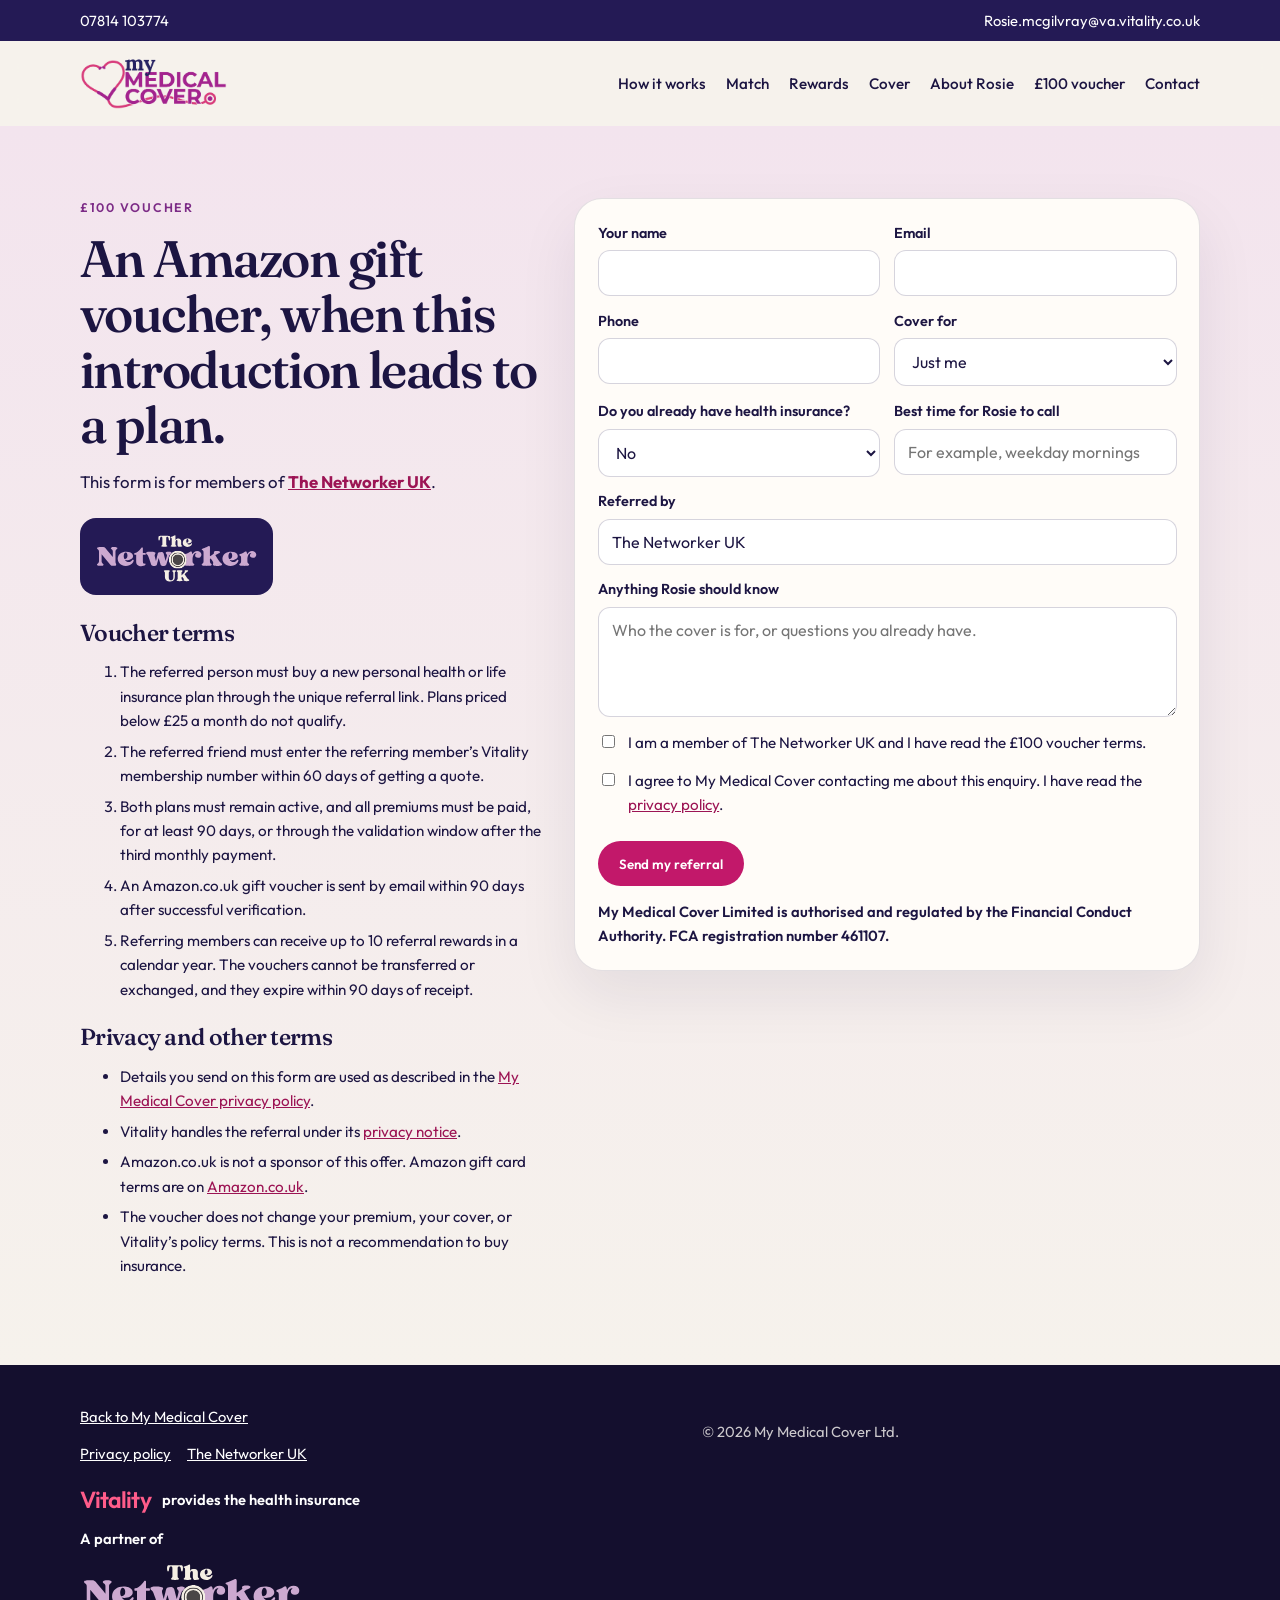
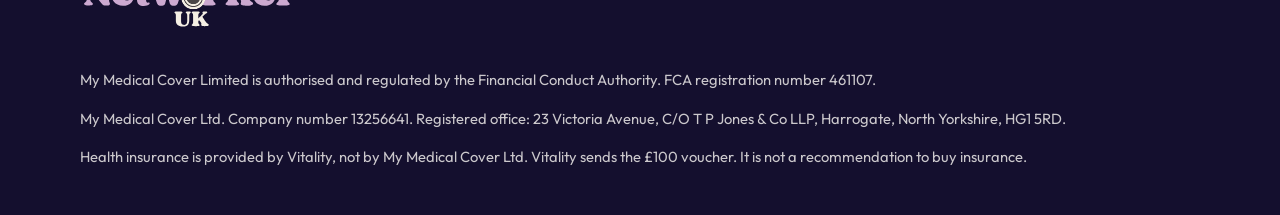
<file: refer.html>
<!DOCTYPE html>
<html lang="en-GB">
<head>
  <meta charset="utf-8">
  <meta name="viewport" content="width=device-width, initial-scale=1">
  <title>£100 Amazon voucher for Networker UK referrals | My Medical Cover</title>
  <meta name="description" content="People referred by The Networker UK can ask Rosie McGilvray about a £100 Amazon.co.uk gift voucher after a Vitality plan starts through My Medical Cover Ltd.">
  <link rel="canonical" href="https://my-mc.co.uk/refer.html">
  <meta property="og:title" content="£100 Amazon voucher for Networker UK referrals | My Medical Cover">
  <meta property="og:description" content="People referred by The Networker UK can ask Rosie McGilvray about a £100 Amazon.co.uk gift voucher after a Vitality plan starts through My Medical Cover Ltd.">
  <meta property="og:type" content="website">
  <meta property="og:url" content="https://my-mc.co.uk/refer.html">
  <meta property="og:image" content="https://my-mc.co.uk/assets/logo.png">
  <meta property="og:locale" content="en_GB">
  <meta name="twitter:card" content="summary">
  <script type="application/ld+json">
  {"@context":"https://schema.org","@type":"ProfessionalService","@id":"https://my-mc.co.uk/#business","name":"My Medical Cover Ltd","url":"https://my-mc.co.uk/","email":"Rosie.mcgilvray@va.vitality.co.uk","telephone":["+447814103774"],"address":{"@type":"PostalAddress","streetAddress":"23 Victoria Avenue, C/O T P Jones & Co LLP","addressLocality":"Harrogate","addressRegion":"North Yorkshire","postalCode":"HG1 5RD","addressCountry":"GB"},"founder":{"@type":"Person","name":"Rosie McGilvray"},"sameAs":["https://www.facebook.com/My-Medical-Cover-Ltd-100905602225410/","https://www.linkedin.com/in/rosie-mcgilvray-77485217/"]}
  </script>
  <link rel="icon" href="assets/logo.png">
  <link rel="preconnect" href="https://fonts.googleapis.com">
  <link rel="preconnect" href="https://fonts.gstatic.com" crossorigin>
  <link href="https://fonts.googleapis.com/css2?family=Fraunces:opsz,wght@9..144,500;9..144,620&family=Outfit:wght@300;400;500;600&display=swap" rel="stylesheet">
  <link rel="stylesheet" href="css/styles.css?v=25">
</head>
<body>
  <a class="skip" href="#main">Skip to content</a>
  <div class="topbar">
    <div class="topbar-inner">
      <span><a href="tel:07814103774">07814 103774</a></span>
      <a href="mailto:Rosie.mcgilvray@va.vitality.co.uk">Rosie.mcgilvray@va.vitality.co.uk</a>
    </div>
  </div>
  <header class="nav">
    <div class="nav-inner">
      <a class="logo" href="index.html" aria-label="My Medical Cover home"><img src="assets/logo.png" alt="My Medical Cover"></a>
      <button class="menu-btn" type="button" aria-expanded="false" aria-controls="nav-links">Menu</button>
      <ul class="nav-links" id="nav-links">
        <li><a href="index.html#steps">How it works</a></li>
        <li><a href="quiz.html">Match</a></li>
        <li><a href="rewards.html">Rewards</a></li>
        <li><a href="cover.html">Cover</a></li>
        <li><a href="about.html">About Rosie</a></li>
        <li><a href="refer.html">£100 voucher</a></li>
        <li><a href="index.html#contact">Contact</a></li>
      </ul>
    </div>
  </header>

  <main id="main">
    <section class="section refer" id="refer">
      <div class="wrap refer-grid">
        <div>
          <p class="kicker">£100 voucher</p>
          <h1>An Amazon gift voucher, when this introduction leads to a plan.</h1>
          <p>This form is for members of <a href="https://www.thenetworkeruk.com" target="_blank" rel="noopener noreferrer"><strong>The Networker UK</strong></a>.</p>
          <a class="refer-networker" href="https://www.thenetworkeruk.com" target="_blank" rel="noopener noreferrer">
            <img src="assets/networker.svg?v=2" alt="The Networker UK" width="180" height="82">
            <span class="visually-hidden"> (opens in a new tab)</span>
          </a>
          <h2 class="terms-title">Voucher terms</h2>
          <ol class="terms">
            <li>The referred person must buy a new personal health or life insurance plan through the unique referral link. Plans priced below £25 a month do not qualify.</li>
            <li>The referred friend must enter the referring member’s Vitality membership number within 60 days of getting a quote.</li>
            <li>Both plans must remain active, and all premiums must be paid, for at least 90 days, or through the validation window after the third monthly payment.</li>
            <li>An Amazon.co.uk gift voucher is sent by email within 90 days after successful verification.</li>
            <li>Referring members can receive up to 10 referral rewards in a calendar year. The vouchers cannot be transferred or exchanged, and they expire within 90 days of receipt.</li>
          </ol>
          <h2 class="terms-title">Privacy and other terms</h2>
          <ul class="terms">
            <li>Details you send on this form are used as described in the <a href="privacy.html">My Medical Cover privacy policy</a>.</li>
            <li>Vitality handles the referral under its <a href="https://www.vitality.co.uk/privacy/" target="_blank" rel="noopener noreferrer">privacy notice<span class="visually-hidden"> (opens in a new tab)</span></a>.</li>
            <li>Amazon.co.uk is not a sponsor of this offer. Amazon gift card terms are on <a href="https://www.amazon.co.uk/gc-legal" target="_blank" rel="noopener noreferrer">Amazon.co.uk<span class="visually-hidden"> (opens in a new tab)</span></a>.</li>
            <li>The voucher does not change your premium, your cover, or Vitality’s policy terms. This is not a recommendation to buy insurance.</li>
          </ul>
        </div>
        <div>
          <form id="referral-form" novalidate>
            <div class="fields">
              <div class="field">
                <label for="name">Your name</label>
                <input id="name" name="name" autocomplete="name" required>
              </div>
              <div class="field">
                <label for="email">Email</label>
                <input id="email" name="email" type="email" autocomplete="email" required>
              </div>
              <div class="field">
                <label for="phone">Phone</label>
                <input id="phone" name="phone" type="tel" autocomplete="tel" required>
              </div>
              <div class="field">
                <label for="cover">Cover for</label>
                <select id="cover" name="cover">
                  <option>Just me</option>
                  <option>Me and my family</option>
                  <option>I’m self-employed</option>
                  <option>My business</option>
                  <option>Not sure yet</option>
                </select>
              </div>
              <div class="field">
                <label for="insured">Do you already have health insurance?</label>
                <select id="insured" name="insured">
                  <option>No</option>
                  <option>Yes — I’d like it reviewed</option>
                </select>
              </div>
              <div class="field">
                <label for="time">Best time for Rosie to call</label>
                <input id="time" name="time" placeholder="For example, weekday mornings">
              </div>
              <div class="field full">
                <label for="referred-by">Referred by</label>
                <input id="referred-by" name="referred_by" value="The Networker UK" readonly>
              </div>
              <div class="field full">
                <label for="message">Anything Rosie should know</label>
                <textarea id="message" name="message" placeholder="Who the cover is for, or questions you already have."></textarea>
              </div>
              <div class="field full">
                <label class="check" for="voucher-confirm">
                  <input id="voucher-confirm" name="voucher_confirm" type="checkbox" value="Yes — member of The Networker UK">
                  <span>I am a member of The Networker UK and I have read the £100 voucher terms.</span>
                </label>
              </div>
              <div class="field full">
                <label class="check" for="consent">
                  <input id="consent" name="consent" type="checkbox" value="Agreed to be contacted">
                  <span>I agree to My Medical Cover contacting me about this enquiry. I have read the <a href="privacy.html">privacy policy</a>.</span>
                </label>
              </div>
            </div>
            <div class="hp" aria-hidden="true">
              <label for="website">Website</label>
              <input id="website" name="website" tabindex="-1" autocomplete="off">
            </div>
            <input type="hidden" name="_subject" value="New referral enquiry — The Networker UK">
            <input type="hidden" name="_template" value="table">
            <input type="hidden" name="_captcha" value="false">
            <p class="error" role="alert"></p>
            <button class="btn btn-primary" type="submit">Send my referral</button>
            <p class="fca-note">My Medical Cover Limited is authorised and regulated by the Financial Conduct Authority. FCA registration number 461107.</p>
            <a class="fallback" hidden href="mailto:Rosie.mcgilvray@va.vitality.co.uk">Email Rosie instead</a>
          </form>
          <div id="referral-success" class="success" hidden tabindex="-1">
            <h3>Thank you. Rosie has your referral.</h3>
            <p>Your enquiry is marked as an introduction from The Networker UK. Rosie will be in touch to arrange a no-obligation conversation. If the plan qualifies, the Amazon.co.uk voucher is sent by email within 90 days after it is verified, under the terms on this page.</p>
          </div>
        </div>
      </div>
    </section>
  </main>

  <footer>
    <div class="wrap">
      <div class="footer-grid">
        <div>
          <a href="index.html">Back to My Medical Cover</a>
          <ul class="footer-links">
            <li><a href="privacy.html">Privacy policy</a></li>
            <li><a href="https://www.thenetworkeruk.com" target="_blank" rel="noopener noreferrer">The Networker UK</a></li>
          </ul>
        </div>
        <p>© <span id="year">2026</span> My Medical Cover Ltd.</p>
      </div>
      <div class="legal">
        <p class="partner partner-on-dark"><span class="vitality-mark">Vitality</span><span>provides the health insurance</span></p>
        <a class="networker-partner" href="https://www.thenetworkeruk.com" target="_blank" rel="noopener noreferrer">
          <span>A partner of</span>
          <img src="assets/networker.svg?v=2" alt="The Networker UK" width="148" height="68">
          <span class="visually-hidden">(opens in a new tab)</span>
        </a>
        <p>My Medical Cover Limited is authorised and regulated by the Financial Conduct Authority. FCA registration number 461107.</p>
        <p>My Medical Cover Ltd. Company number 13256641. Registered office: 23 Victoria Avenue, C/O T P Jones &amp; Co LLP, Harrogate, North Yorkshire, HG1 5RD.</p>
        <p>Health insurance is provided by Vitality, not by My Medical Cover Ltd. Vitality sends the £100 voucher. It is not a recommendation to buy insurance.</p>
      </div>
    </div>
  </footer>
  <script src="js/main.js?v=4"></script>
  <script>document.getElementById("year").textContent = new Date().getFullYear();</script>
</body>
</html>
</file>
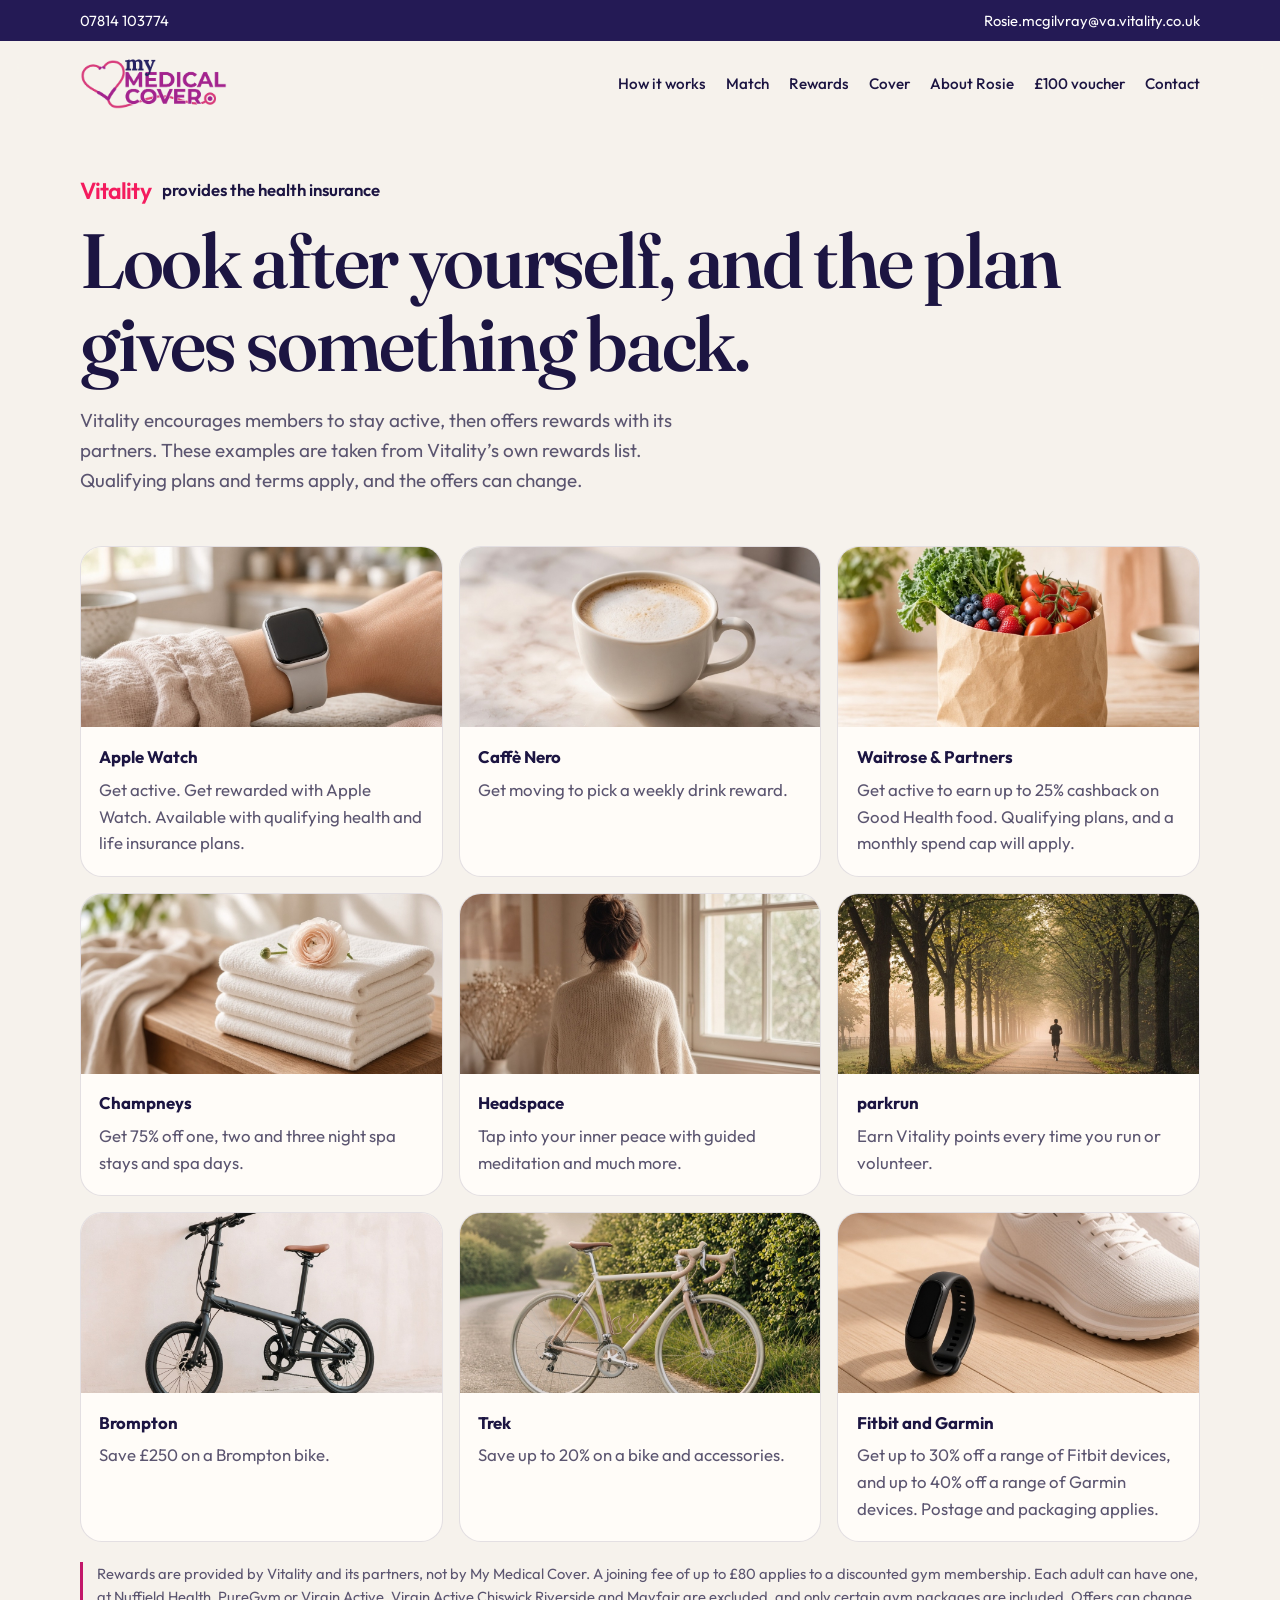
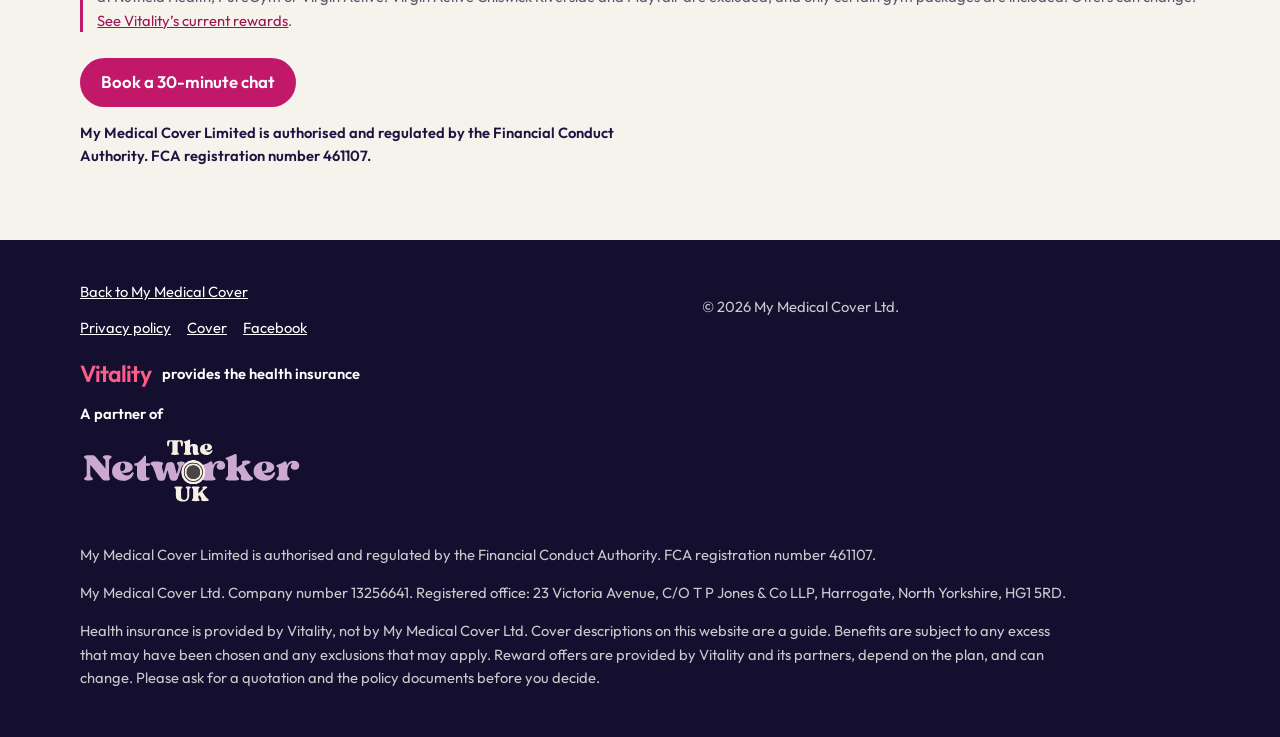
<file: rewards.html>
<!DOCTYPE html>
<html lang="en-GB">
<head>
  <meta charset="utf-8">
  <meta name="viewport" content="width=device-width, initial-scale=1">
  <title>Vitality rewards with a qualifying plan | My Medical Cover</title>
  <meta name="description" content="Examples of Vitality rewards with qualifying health insurance, explained by My Medical Cover in Harrogate. Offers are from Vitality and its partners, and they can change.">
  <link rel="canonical" href="https://my-mc.co.uk/rewards.html">
  <meta property="og:title" content="Vitality rewards with a qualifying plan | My Medical Cover">
  <meta property="og:description" content="Examples of Vitality rewards with qualifying health insurance, explained by My Medical Cover in Harrogate. Offers are from Vitality and its partners, and they can change.">
  <meta property="og:type" content="website">
  <meta property="og:url" content="https://my-mc.co.uk/rewards.html">
  <meta property="og:image" content="https://my-mc.co.uk/assets/logo.png">
  <meta property="og:locale" content="en_GB">
  <meta name="twitter:card" content="summary">
  <script type="application/ld+json">
  {"@context":"https://schema.org","@type":"ProfessionalService","@id":"https://my-mc.co.uk/#business","name":"My Medical Cover Ltd","url":"https://my-mc.co.uk/","email":"Rosie.mcgilvray@va.vitality.co.uk","telephone":["+447814103774"],"address":{"@type":"PostalAddress","streetAddress":"23 Victoria Avenue, C/O T P Jones & Co LLP","addressLocality":"Harrogate","addressRegion":"North Yorkshire","postalCode":"HG1 5RD","addressCountry":"GB"},"founder":{"@type":"Person","name":"Rosie McGilvray"},"sameAs":["https://www.facebook.com/My-Medical-Cover-Ltd-100905602225410/","https://www.linkedin.com/in/rosie-mcgilvray-77485217/"]}
  </script>
  <link rel="icon" href="assets/logo.png">
  <link rel="preconnect" href="https://fonts.googleapis.com">
  <link rel="preconnect" href="https://fonts.gstatic.com" crossorigin>
  <link href="https://fonts.googleapis.com/css2?family=Fraunces:opsz,wght@9..144,500;9..144,620&family=Outfit:wght@300;400;500;600&display=swap" rel="stylesheet">
  <link rel="stylesheet" href="css/styles.css?v=20">
</head>
<body>
  <a class="skip" href="#main">Skip to content</a>
  <div class="topbar">
    <div class="topbar-inner">
      <span><a href="tel:07814103774">07814 103774</a></span>
      <a href="mailto:Rosie.mcgilvray@va.vitality.co.uk">Rosie.mcgilvray@va.vitality.co.uk</a>
    </div>
  </div>
  <header class="nav">
    <div class="nav-inner">
      <a class="logo" href="index.html" aria-label="My Medical Cover home"><img src="assets/logo.png" alt="My Medical Cover"></a>
      <button class="menu-btn" type="button" aria-expanded="false" aria-controls="nav-links">Menu</button>
      <ul class="nav-links" id="nav-links">
        <li><a href="index.html#steps">How it works</a></li>
        <li><a href="quiz.html">Match</a></li>
        <li><a href="rewards.html">Rewards</a></li>
        <li><a href="cover.html">Cover</a></li>
        <li><a href="about.html">About Rosie</a></li>
        <li><a href="refer.html">£100 voucher</a></li>
        <li><a href="index.html#contact">Contact</a></li>
      </ul>
    </div>
  </header>

  <main id="main">
    <section class="hero">
      <div class="wrap">
        <p class="partner"><span class="vitality-mark">Vitality</span><span>provides the health insurance</span></p>
        <h1>Look after yourself, and the plan gives something back.</h1>
        <p class="lede">Vitality encourages members to stay active, then offers rewards with its partners. These examples are taken from Vitality’s own rewards list. Qualifying plans and terms apply, and the offers can change.</p>
      </div>
    </section>

    <section class="section" style="padding-top:0">
      <div class="wrap">
        <div class="rewards">
          <article class="panel reward">
            <img src="assets/rewards/watch.jpg" alt="A wrist wearing a smartwatch" width="1200" height="900">
            <div><strong>Apple Watch</strong><span class="muted">Get active. Get rewarded with Apple Watch. Available with qualifying health and life insurance plans.</span></div>
          </article>
          <article class="panel reward">
            <img src="assets/rewards/coffee.jpg" alt="A cup of coffee on a marble table" width="1200" height="900">
            <div><strong>Caffè Nero</strong><span class="muted">Get moving to pick a weekly drink reward.</span></div>
          </article>
          <article class="panel reward">
            <img src="assets/rewards/groceries.jpg" alt="A paper bag of fresh fruit and vegetables" width="1200" height="900">
            <div><strong>Waitrose &amp; Partners</strong><span class="muted">Get active to earn up to 25% cashback on Good Health food. Qualifying plans, and a monthly spend cap will apply.</span></div>
          </article>
          <article class="panel reward">
            <img src="assets/rewards/spa.jpg" alt="Folded white towels with a pale flower" width="1200" height="900">
            <div><strong>Champneys</strong><span class="muted">Get 75% off one, two and three night spa stays and spa days.</span></div>
          </article>
          <article class="panel reward">
            <img src="assets/rewards/calm.jpg" alt="Someone sitting quietly by a bright window" width="1200" height="900">
            <div><strong>Headspace</strong><span class="muted">Tap into your inner peace with guided meditation and much more.</span></div>
          </article>
          <article class="panel reward">
            <img src="assets/rewards/run.jpg" alt="A runner on a tree-lined park path" width="1200" height="900">
            <div><strong>parkrun</strong><span class="muted">Earn Vitality points every time you run or volunteer.</span></div>
          </article>
          <article class="panel reward">
            <img src="assets/rewards/folding-bike.jpg" alt="A compact folding bicycle against a pale wall" width="1200" height="900">
            <div><strong>Brompton</strong><span class="muted">Save £250 on a Brompton bike.</span></div>
          </article>
          <article class="panel reward">
            <img src="assets/rewards/bike.jpg" alt="A road bicycle on a quiet country lane" width="1200" height="900">
            <div><strong>Trek</strong><span class="muted">Save up to 20% on a bike and accessories.</span></div>
          </article>
          <article class="panel reward">
            <img src="assets/rewards/tracker.jpg" alt="A fitness wristband beside a pair of running shoes" width="1200" height="900">
            <div><strong>Fitbit and Garmin</strong><span class="muted">Get up to 30% off a range of Fitbit devices, and up to 40% off a range of Garmin devices. Postage and packaging applies.</span></div>
          </article>
        </div>
        <p class="note">Rewards are provided by Vitality and its partners, not by My Medical Cover. A joining fee of up to £80 applies to a discounted gym membership. Each adult can have one, at Nuffield Health, PureGym or Virgin Active. Virgin Active Chiswick Riverside and Mayfair are excluded, and only certain gym packages are included. Offers can change. <a href="https://www.vitality.co.uk/rewards/">See Vitality’s current rewards</a>.</p>
        <div class="hero-actions">
          <a class="btn btn-primary" href="https://outlook.office365.com/owa/calendar/DiscussionwithRosie@VitalityCloud.onmicrosoft.com/bookings/">Book a 30-minute chat</a>
        </div>
        <p class="fca-note">My Medical Cover Limited is authorised and regulated by the Financial Conduct Authority. FCA registration number 461107.</p>
      </div>
    </section>
  </main>

  <footer>
    <div class="wrap">
      <div class="footer-grid">
        <div>
          <a href="index.html">Back to My Medical Cover</a>
          <ul class="footer-links">
            <li><a href="privacy.html">Privacy policy</a></li>
            <li><a href="cover.html">Cover</a></li>
            <li><a href="https://www.facebook.com/My-Medical-Cover-Ltd-100905602225410/">Facebook</a></li>
          </ul>
        </div>
        <p>© <span id="year">2026</span> My Medical Cover Ltd.</p>
      </div>
      <div class="legal">
        <p class="partner partner-on-dark"><span class="vitality-mark">Vitality</span><span>provides the health insurance</span></p>
        <a class="networker-partner" href="https://www.thenetworkeruk.com" target="_blank" rel="noopener noreferrer">
          <span>A partner of</span>
          <img src="assets/networker.svg?v=2" alt="The Networker UK" width="148" height="68">
          <span class="visually-hidden">(opens in a new tab)</span>
        </a>
        <p>My Medical Cover Limited is authorised and regulated by the Financial Conduct Authority. FCA registration number 461107.</p>
        <p>My Medical Cover Ltd. Company number 13256641. Registered office: 23 Victoria Avenue, C/O T P Jones &amp; Co LLP, Harrogate, North Yorkshire, HG1 5RD.</p>
        <p>Health insurance is provided by Vitality, not by My Medical Cover Ltd. Cover descriptions on this website are a guide. Benefits are subject to any excess that may have been chosen and any exclusions that may apply. Reward offers are provided by Vitality and its partners, depend on the plan, and can change. Please ask for a quotation and the policy documents before you decide.</p>
      </div>
    </div>
  </footer>
  <script src="js/main.js?v=3"></script>
  <script>document.getElementById("year").textContent = new Date().getFullYear();</script>
</body>
</html>
</file>
<file: css/styles.css>
:root {
  --ink: #1c1542;
  --navy: #241a55;
  --magenta: #c2186a;
  --magenta-deep: #9c1454;
  --plum: #7c2b86;
  --blush: #f8eef4;
  --paper: #f6f2ec;
  --white: #fffcf8;
  --line: rgba(28, 21, 66, 0.12);
  --muted: #5b5570;
  --shadow: 0 24px 60px rgba(28, 21, 66, 0.08);
  --radius: 22px;
  --max: 1120px;
  --serif: "Fraunces", "Iowan Old Style", Palatino, serif;
  --sans: "Outfit", "Avenir Next", "Segoe UI", sans-serif;
}

* { box-sizing: border-box; }
html { scroll-behavior: smooth; }
body {
  margin: 0;
  color: var(--ink);
  background: var(--paper);
  font-family: var(--sans);
  font-size: 1.05rem;
  line-height: 1.6;
  font-weight: 400;
}
img { max-width: 100%; display: block; }
a { color: var(--magenta-deep); }
button, input, select, textarea { font-family: inherit; }
.skip {
  position: absolute;
  left: 1rem;
  top: -4rem;
  background: var(--ink);
  color: white;
  padding: 0.6rem 0.9rem;
  z-index: 20;
}
.skip:focus { top: 1rem; }
.visually-hidden {
  position: absolute;
  width: 1px;
  height: 1px;
  padding: 0;
  margin: -1px;
  overflow: hidden;
  clip: rect(0, 0, 0, 0);
  white-space: nowrap;
  border: 0;
}

.topbar {
  background: var(--navy);
  color: rgba(255, 252, 248, 0.88);
  font-size: 0.92rem;
}
.topbar-inner, .nav-inner, .wrap {
  width: min(var(--max), calc(100% - 2rem));
  margin-inline: auto;
}
.topbar-inner {
  display: flex;
  justify-content: space-between;
  gap: 1rem;
  padding: 0.55rem 0;
  flex-wrap: wrap;
}
.topbar a { color: white; text-decoration: none; }
.topbar a:hover { text-decoration: underline; }

.nav {
  position: sticky;
  top: 0;
  z-index: 10;
  background: rgba(246, 242, 236, 0.92);
  backdrop-filter: blur(14px);
  border-bottom: 1px solid transparent;
}
.nav.scrolled { border-bottom-color: var(--line); }
.nav-inner {
  display: flex;
  align-items: center;
  justify-content: space-between;
  gap: 1rem;
  min-height: 84px;
}
.logo img { height: 52px; width: auto; }
.nav-links {
  display: flex;
  align-items: center;
  gap: 1.25rem;
  list-style: none;
  margin: 0;
  padding: 0;
}
.nav-links a {
  color: var(--ink);
  text-decoration: none;
  font-size: 0.95rem;
  font-weight: 500;
}
.nav-links a:hover { color: var(--magenta-deep); }
.menu-btn {
  display: none;
  border: 1px solid var(--line);
  background: var(--white);
  border-radius: 999px;
  padding: 0.55rem 0.9rem;
  font-weight: 600;
}

.btn {
  display: inline-flex;
  align-items: center;
  justify-content: center;
  gap: 0.4rem;
  border-radius: 999px;
  padding: 0.85rem 1.25rem;
  text-decoration: none;
  font-weight: 600;
  border: 1.5px solid transparent;
  cursor: pointer;
  line-height: 1.2;
}
.btn-primary { background: var(--magenta); color: white; }
.btn-primary:hover { background: var(--magenta-deep); }
.btn-ghost {
  background: transparent;
  color: var(--ink);
  border-color: rgba(28, 21, 66, 0.22);
}
.btn-ghost:hover { border-color: var(--ink); }
.btn-light { background: white; color: var(--magenta-deep); }

.hero { padding: 3.2rem 0 2rem; }
.hero-grid {
  display: grid;
  grid-template-columns: 1.35fr 0.85fr;
  gap: 2.5rem;
  align-items: end;
}
.partner {
  display: flex;
  align-items: center;
  gap: 0.7rem;
  margin: 0 0 1rem;
  font-weight: 600;
}
.vitality-mark {
  color: #f41c5e;
  font-weight: 600;
  font-size: 1.45rem;
  letter-spacing: -0.04em;
  line-height: 1;
}
.partner-on-dark { color: white; margin: 0 0 1rem; }
.partner-on-dark .vitality-mark { color: #ff5c8a; }
.networker-partner {
  display: inline-flex;
  flex-direction: column;
  align-items: flex-start;
  gap: 0.35rem;
  margin: 0 0 1.2rem;
  color: white;
  text-decoration: none;
  font-weight: 600;
}
.networker-partner img {
  height: 78px;
  width: auto;
  display: block;
}
.about-tease {
  display: grid;
  grid-template-columns: 128px 1fr;
  gap: 1.4rem;
  align-items: center;
  background: var(--white);
  border: 1px solid var(--line);
  border-radius: 28px;
  padding: 1.15rem;
}
.about-tease img {
  width: 128px;
  height: 128px;
  object-fit: cover;
  object-position: center 30%;
  border-radius: 20px;
}
.about-tease h2 { font-size: clamp(1.8rem, 3vw, 2.4rem); }
.faq { display: grid; gap: 0.75rem; }
.faq article {
  background: var(--white);
  border: 1px solid var(--line);
  border-radius: 18px;
  padding: 1.15rem 1.25rem;
}
.faq h3 { font-size: 1.35rem; }
.faq p { margin: 0.35rem 0 0; }
.kicker {
  letter-spacing: 0.14em;
  text-transform: uppercase;
  font-size: 0.78rem;
  font-weight: 600;
  color: var(--plum);
  margin: 0 0 0.8rem;
}
h1, h2, h3 { font-family: var(--serif); font-weight: 560; letter-spacing: -0.03em; line-height: 1.08; }
h1 { font-size: clamp(3rem, 6vw, 5.35rem); margin: 0 0 1rem; }
.split h1, .refer h1 { font-size: clamp(2.2rem, 4vw, 3.3rem); }
.terms-title { font-size: 1.45rem; margin-top: 1.4rem; }
h2 { font-size: clamp(2.1rem, 4vw, 3.3rem); margin: 0 0 0.8rem; }
h3 { font-size: 1.45rem; margin: 0 0 0.4rem; }
.lede { font-size: 1.18rem; color: var(--muted); max-width: 38rem; }
.hero-actions { display: flex; flex-wrap: wrap; gap: 0.75rem; margin-top: 1.6rem; }
.fca-note {
  margin: 0.85rem 0 0;
  max-width: 36rem;
  font-size: 0.92rem;
  font-weight: 600;
  color: var(--ink);
}
.pull-quote {
  margin: 1.15rem 0 0;
  padding: 0 0 0 0.9rem;
  border: 0;
  border-left: 3px solid var(--magenta);
  max-width: 36rem;
}
.pull-quote p {
  margin: 0;
  font-family: var(--serif);
  font-size: 1.2rem;
  line-height: 1.35;
  color: var(--ink);
}
.pull-quote footer {
  margin-top: 0.4rem;
  padding: 0;
  background: transparent;
  color: var(--magenta-deep);
  font-weight: 600;
  font-size: 0.92rem;
}
.voucher-quote {
  margin: 1rem 0 0;
  padding: 0.9rem 0 0;
  border: 0;
  border-top: 1px solid rgba(255, 252, 248, 0.22);
}
.voucher-quote p { margin: 0; font-size: 0.98rem; }
.voucher-quote footer {
  margin-top: 0.35rem;
  padding: 0;
  background: transparent;
  color: white;
  font-weight: 600;
  font-size: 0.88rem;
}
.perk-band { padding: 0.4rem 0 1.2rem; }
.perk-carousel { position: relative; }
.perk-viewport {
  container-type: inline-size;
  overflow: hidden;
}
.perk-track {
  display: flex;
  gap: 0.75rem;
  transition: transform 0.55s ease;
}
.perk {
  display: flex;
  flex: 0 0 calc((100cqi - 2.25rem) / 4);
  flex-direction: column;
  background: var(--white);
  color: var(--ink);
  text-decoration: none;
  border: 1px solid var(--line);
  border-radius: 18px;
  overflow: hidden;
  box-shadow: 0 10px 24px rgba(20, 15, 46, 0.08);
}
.perk-controls {
  display: flex;
  gap: 0.5rem;
  margin-top: 0.9rem;
}
.perk-btn {
  display: inline-flex;
  align-items: center;
  justify-content: center;
  min-width: 2.6rem;
  height: 2.6rem;
  padding: 0 0.85rem;
  border-radius: 999px;
  border: 1.5px solid rgba(28, 21, 66, 0.22);
  background: var(--white);
  color: var(--ink);
  font-weight: 600;
  cursor: pointer;
}
.perk-btn svg {
  width: 1.15rem;
  height: 1.15rem;
  fill: none;
  stroke: currentColor;
  stroke-width: 1.8;
  stroke-linecap: round;
  stroke-linejoin: round;
}
.perk-pause { min-width: 5.2rem; }
@container (max-width: 900px) {
  .perk { flex-basis: calc((100cqi - 0.75rem) / 2); }
}
@container (max-width: 560px) {
  .perk { flex-basis: calc((100cqi - 0.75rem) / 1.2); }
}
.perk img {
  width: 100%;
  height: 132px;
  object-fit: cover;
}
.perk span { display: block; padding: 0.8rem 0.9rem 0.95rem; }
.perk strong { display: block; margin-bottom: 0.2rem; }
.perk small { display: block; color: var(--muted); font-weight: 500; line-height: 1.35; }

.voucher-card {
  background: var(--navy);
  color: white;
  border-radius: 28px;
  padding: 1.6rem 1.5rem 1.4rem;
  box-shadow: var(--shadow);
}
.voucher-card p { color: rgba(255, 252, 248, 0.94); }
.voucher-card .amount {
  color: white;
  font-family: var(--serif);
  font-size: 4.4rem;
  line-height: 0.9;
  margin: 0.2rem 0;
  font-weight: 560;
}
.voucher-card .amount span { font-size: 1.4rem; vertical-align: super; }
.voucher-card a { color: white; }
.voucher-card .btn-light { color: var(--navy); }
.voucher-card .btn-light:hover { background: var(--blush); color: var(--magenta-deep); }
.referrer {
  display: inline-block;
  border: 1px solid rgba(255,255,255,0.25);
  border-radius: 999px;
  padding: 0.25rem 0.7rem;
  font-size: 0.85rem;
  margin-bottom: 0.8rem;
}
.referrer a { color: white; font-weight: 600; }

.section { padding: 4.5rem 0; }
.section-head { max-width: 40rem; margin-bottom: 1.8rem; }
.muted { color: var(--muted); }

.split {
  display: grid;
  grid-template-columns: 0.9fr 1.1fr;
  gap: 3rem;
  align-items: center;
}
.portrait {
  border-radius: 28px;
  overflow: hidden;
  background: var(--blush);
  aspect-ratio: 4 / 5;
}
.portrait img { width: 100%; height: 100%; object-fit: cover; object-position: center 30%; }

.values, .cards, .quotes, .levels {
  display: grid;
  gap: 1rem;
}
.values { grid-template-columns: repeat(4, 1fr); }
.cards { grid-template-columns: repeat(3, 1fr); }
.levels { grid-template-columns: repeat(3, 1fr); }
.quotes { grid-template-columns: 1fr 1fr; }
.quotes.three { grid-template-columns: repeat(3, 1fr); }
.steps, .rewards { display: grid; gap: 1rem; }
.steps { grid-template-columns: repeat(3, 1fr); }
.start { padding-top: 0.4rem; padding-bottom: 1.5rem; }
.start-stage {
  background:
    radial-gradient(900px 280px at 100% 0%, rgba(216, 56, 120, 0.42), transparent 58%),
    linear-gradient(145deg, #241a55 0%, #3d226c 52%, #9a2464 100%);
  color: white;
  border-radius: 32px;
  padding: 2.4rem 2.1rem 2rem;
  box-shadow: 0 28px 70px rgba(36, 26, 85, 0.22);
}
.start-stage .kicker { color: #ffc6df; }
.start-stage h2 { color: white; }
.start-stage .section-head { margin-bottom: 1.4rem; }
.start-stage .section-head p:last-child { color: rgba(255, 252, 248, 0.82); margin: 0; }
.choices { display: grid; grid-template-columns: repeat(4, 1fr); gap: 0.75rem; }
.choice {
  display: flex;
  flex-direction: column;
  align-items: center;
  gap: 0.45rem;
  border: 1.5px solid transparent;
  background: var(--white);
  color: var(--ink);
  border-radius: 18px;
  padding: 1.05rem 0.8rem 0.95rem;
  font-size: 1.05rem;
  font-weight: 600;
  text-align: center;
  cursor: pointer;
  box-shadow: 0 10px 24px rgba(20, 15, 46, 0.12);
  transition: background 0.15s ease, color 0.15s ease, transform 0.15s ease;
}
.choice-icon {
  width: 28px;
  height: 28px;
  fill: none;
  stroke: currentColor;
  stroke-width: 1.7;
  stroke-linecap: round;
  stroke-linejoin: round;
}
.choice:hover { transform: translateY(-2px); }
.choice[aria-pressed="true"] {
  background: var(--magenta);
  color: white;
  box-shadow: 0 12px 28px rgba(194, 24, 106, 0.35);
}
.quiz-count { margin: 0 0 0.7rem; color: rgba(255, 252, 248, 0.82); font-weight: 600; }
.quiz-progress {
  height: 6px;
  border-radius: 999px;
  background: rgba(255, 252, 248, 0.22);
  margin-bottom: 1.3rem;
  overflow: hidden;
}
.quiz-progress span {
  display: block;
  height: 100%;
  width: 20%;
  background: white;
  border-radius: inherit;
}
.quiz-options { display: grid; grid-template-columns: 1fr 1fr; gap: 0.75rem; }
#start, #quiz { scroll-margin-top: 96px; }
.quiz-option {
  display: flex;
  flex-direction: row;
  align-items: center;
  gap: 0.75rem;
  text-align: left;
  min-height: 4.6rem;
}
.quiz-option input { margin: 0; flex: none; }
.quiz-option .emoji { font-size: 1.45rem; line-height: 1; flex: none; }
.quiz-option small { display: block; font-weight: 500; color: var(--muted); margin-top: 0.15rem; }
.quiz-option[aria-pressed="true"] small { color: rgba(255, 252, 248, 0.86); }
.quiz-nav { display: flex; flex-wrap: wrap; gap: 0.75rem; margin-top: 1rem; }
.start-stage .quiz-next {
  background: white;
  color: var(--navy);
  border-color: white;
}
.start-stage .quiz-next:disabled { opacity: 0.45; cursor: not-allowed; }
.quiz-form .quiz-option:has(input:checked) { background: var(--magenta); color: white; }
.quiz-form .quiz-option:has(input:checked) small { color: rgba(255, 252, 248, 0.86); }
.start-stage .quiz-back {
  color: white;
  border-color: rgba(255, 252, 248, 0.4);
  background: transparent;
}
.quiz-form {
  margin-top: 0.2rem;
  color: var(--ink);
}
.quiz-form .quiz-back {
  color: var(--ink);
  border-color: rgba(28, 21, 66, 0.28);
}
#quiz-success, #quiz-success h3, #quiz-success p { color: var(--ink); }
#quiz-success .hero-actions { margin-top: 1.15rem; }
.match-list { margin: 1rem 0 0; display: grid; gap: 0.7rem; }
.match-list div { display: grid; gap: 0.12rem; }
.match-list dt {
  margin: 0;
  font-size: 0.78rem;
  font-weight: 600;
  letter-spacing: 0.04em;
  text-transform: uppercase;
  color: var(--muted);
}
.match-list dd { margin: 0; font-weight: 600; color: var(--ink); }
@media (min-width: 760px) {
  .match-list { grid-template-columns: 1fr 1fr; column-gap: 1.75rem; }
  .match-list div:last-child { grid-column: 1 / -1; }
}
#quiz-time-label { font-size: 0.9rem; font-weight: 600; }
.quiz-step h2 { color: white; font-size: clamp(1.8rem, 3vw, 2.5rem); }
.quiz-step > p { color: rgba(255, 252, 248, 0.86); margin-top: 0; }
.choice-result { margin-top: 1rem; color: var(--ink); }
.choice-result h3 { margin-top: 0; color: var(--ink); }
.rewards { grid-template-columns: repeat(3, 1fr); }
.step-num {
  font-family: var(--serif);
  font-size: 2rem;
  color: var(--magenta);
  line-height: 1;
  margin-bottom: 0.35rem;
}

.panel, .quote, .level {
  background: var(--white);
  border: 1px solid var(--line);
  border-radius: var(--radius);
  padding: 1.25rem 1.2rem 1.15rem;
}
.panel.reward {
  padding: 0;
  overflow: hidden;
  display: flex;
  flex-direction: column;
}
.reward img {
  width: 100%;
  height: 180px;
  object-fit: cover;
}
.reward > div { padding: 1.05rem 1.15rem 1.15rem; }
.panel strong { display: block; font-size: 1.05rem; margin-bottom: 0.35rem; }
.list { margin: 0; padding-left: 1.1rem; }
.list li { margin: 0.45rem 0; }
.note {
  font-size: 0.92rem;
  color: var(--muted);
  border-left: 3px solid var(--magenta);
  padding-left: 0.9rem;
  margin-top: 1.2rem;
}

.quote p { margin: 0 0 0.8rem; }
.quote footer {
  font-weight: 600;
  font-size: 0.95rem;
  background: transparent;
  color: var(--magenta-deep);
  padding: 0;
}
.more-quotes { margin-top: 1rem; }
.more-quotes summary {
  cursor: pointer;
  font-weight: 600;
  color: var(--magenta-deep);
}

.refer {
  background: linear-gradient(180deg, #f3e4ee 0%, var(--paper) 100%);
}
.refer-grid {
  display: grid;
  grid-template-columns: 0.85fr 1.15fr;
  gap: 2rem;
  align-items: start;
}
form {
  background: var(--white);
  border-radius: 28px;
  padding: 1.4rem;
  border: 1px solid var(--line);
  box-shadow: var(--shadow);
}
.fields { display: grid; grid-template-columns: 1fr 1fr; gap: 0.85rem; }
.field { display: flex; flex-direction: column; gap: 0.35rem; }
.field.full { grid-column: 1 / -1; }
label { font-size: 0.9rem; font-weight: 600; }
input, select, textarea {
  border: 1px solid rgba(28, 21, 66, 0.18);
  background: #fff;
  border-radius: 12px;
  padding: 0.75rem 0.8rem;
  font-size: 1rem;
  color: var(--ink);
}
textarea { min-height: 110px; resize: vertical; }
input:focus, select:focus, textarea:focus {
  outline: 2px solid var(--magenta);
  border-color: transparent;
}
.check {
  display: flex;
  gap: 0.65rem;
  align-items: flex-start;
  font-size: 0.95rem;
  font-weight: 400;
}
.check input { margin-top: 0.25rem; }
.hp {
  position: absolute;
  left: -9999px;
  height: 0;
  overflow: hidden;
}
.error {
  color: #9c1454;
  font-size: 0.92rem;
  margin: 0.4rem 0 0;
  min-height: 1.2em;
}
.success {
  background: var(--white);
  border-radius: 28px;
  padding: 2rem 1.5rem;
  border: 1px solid var(--line);
}
.terms { font-size: 0.95rem; }
.terms li { margin: 0.4rem 0; }
.refer-networker {
  display: inline-flex;
  margin: 0.35rem 0 0.2rem;
  background: var(--navy);
  border-radius: 16px;
  padding: 0.65rem 0.85rem 0.5rem;
}
.refer-networker img {
  height: 58px;
  width: auto;
  display: block;
}

.contact-row {
  display: grid;
  grid-template-columns: 1.2fr 0.8fr;
  gap: 2rem;
  align-items: center;
}
.contact-card {
  background: var(--navy);
  color: white;
  border-radius: 28px;
  padding: 1.6rem;
}
.contact-card a { color: white; }

body > footer {
  background: #140f2e;
  color: rgba(255, 252, 248, 0.78);
  padding: 2.5rem 0 2rem;
  font-size: 0.92rem;
}
body > footer a { color: white; }
.footer-grid {
  display: grid;
  grid-template-columns: 1.2fr 1fr;
  gap: 1.5rem;
}
.legal { margin-top: 1.4rem; max-width: 62rem; }
.footer-links { display: flex; gap: 1rem; flex-wrap: wrap; list-style: none; padding: 0; margin: 0.8rem 0 0; }

.doc { padding: 3rem 0 4rem; }
.doc-body { max-width: 46rem; }
.doc-body h2 { font-size: 1.7rem; margin-top: 2rem; }
.doc-body ul { padding-left: 1.2rem; }

:focus-visible { outline: 2px solid var(--magenta); outline-offset: 3px; }

@media (max-width: 900px) {
  .hero-grid, .split, .refer-grid, .contact-row, .footer-grid,
  .values, .cards, .levels, .steps, .quotes.three, .choices { grid-template-columns: 1fr; }
  .rewards { grid-template-columns: 1fr 1fr; }
  .start-stage { padding: 1.5rem 1.1rem 1.25rem; border-radius: 24px; }
  .choice { flex-direction: row; justify-content: flex-start; text-align: left; padding-left: 1.1rem; gap: 0.75rem; }
  .quiz-options { grid-template-columns: 1fr; }
  .quotes { grid-template-columns: 1fr; }
  .menu-btn { display: inline-flex; }
  .nav-links {
    display: none;
    position: absolute;
    left: 0;
    right: 0;
    top: 100%;
    background: var(--paper);
    flex-direction: column;
    align-items: flex-start;
    padding: 0.6rem 1rem 1rem;
    border-bottom: 1px solid var(--line);
  }
  .nav-links.open { display: flex; }
  .nav { position: sticky; }
  .fields { grid-template-columns: 1fr; }
  h1 { font-size: clamp(2.5rem, 12vw, 3.6rem); }
}

@media (max-width: 560px) {
  .rewards { grid-template-columns: 1fr; }
  .about-tease { grid-template-columns: 88px 1fr; gap: 0.9rem; }
  .about-tease img { width: 88px; height: 88px; }
}

@media (prefers-reduced-motion: reduce) {
  html { scroll-behavior: auto; }
  .choice { transition: none; }
  .choice:hover { transform: none; }
  .perk-track { transition: none; }
}
</file>
